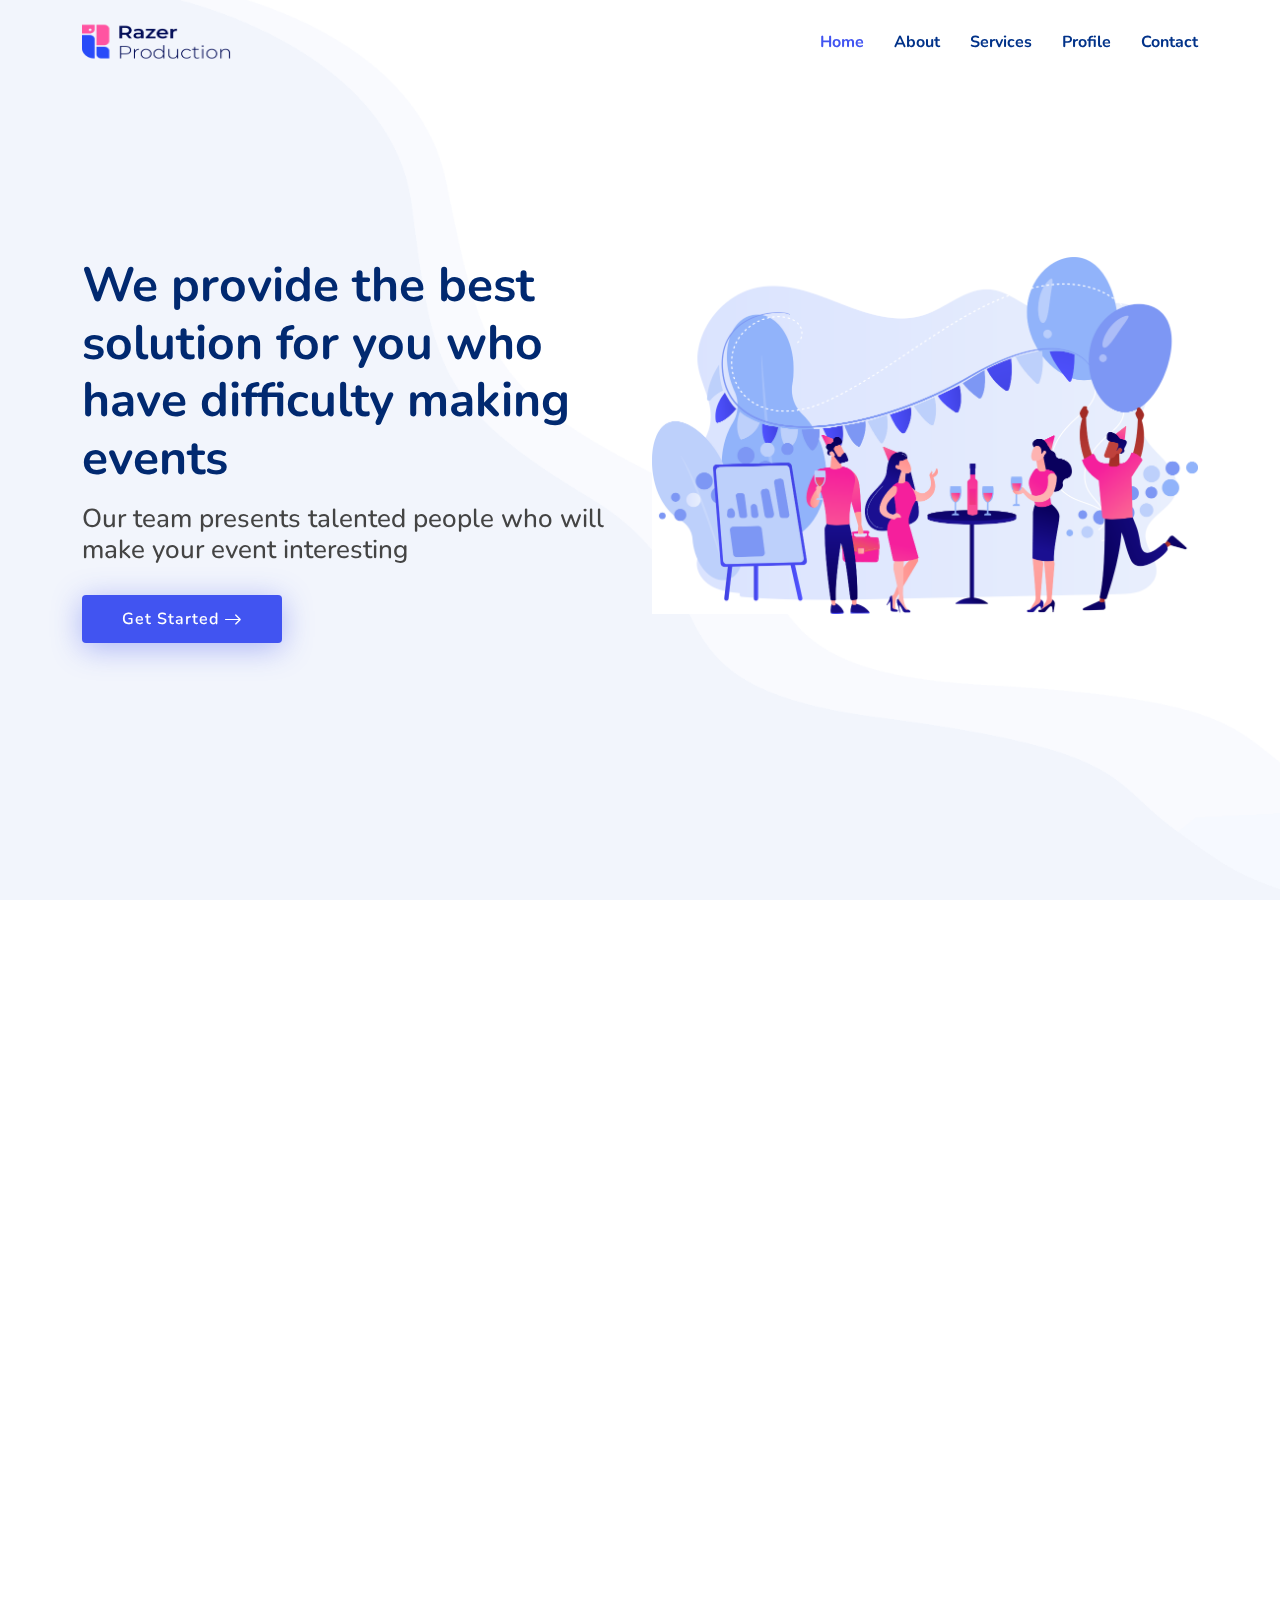
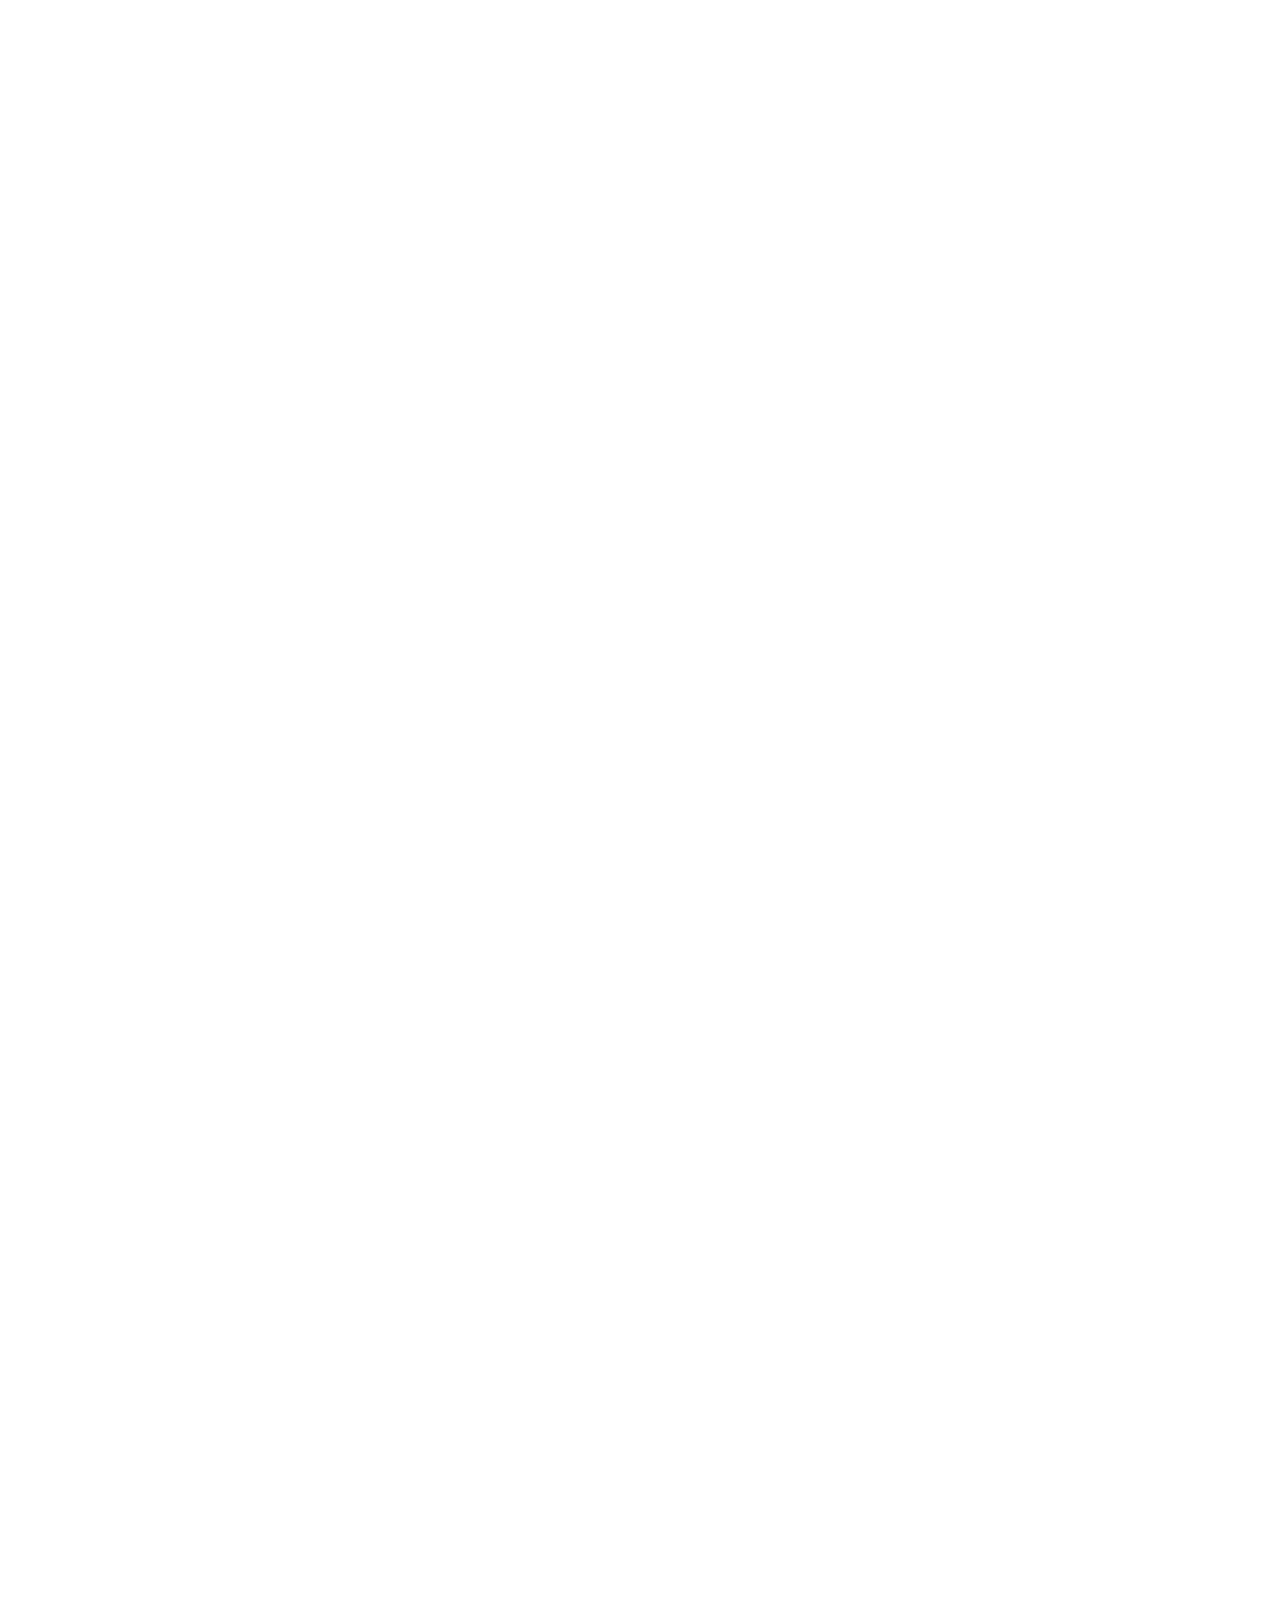
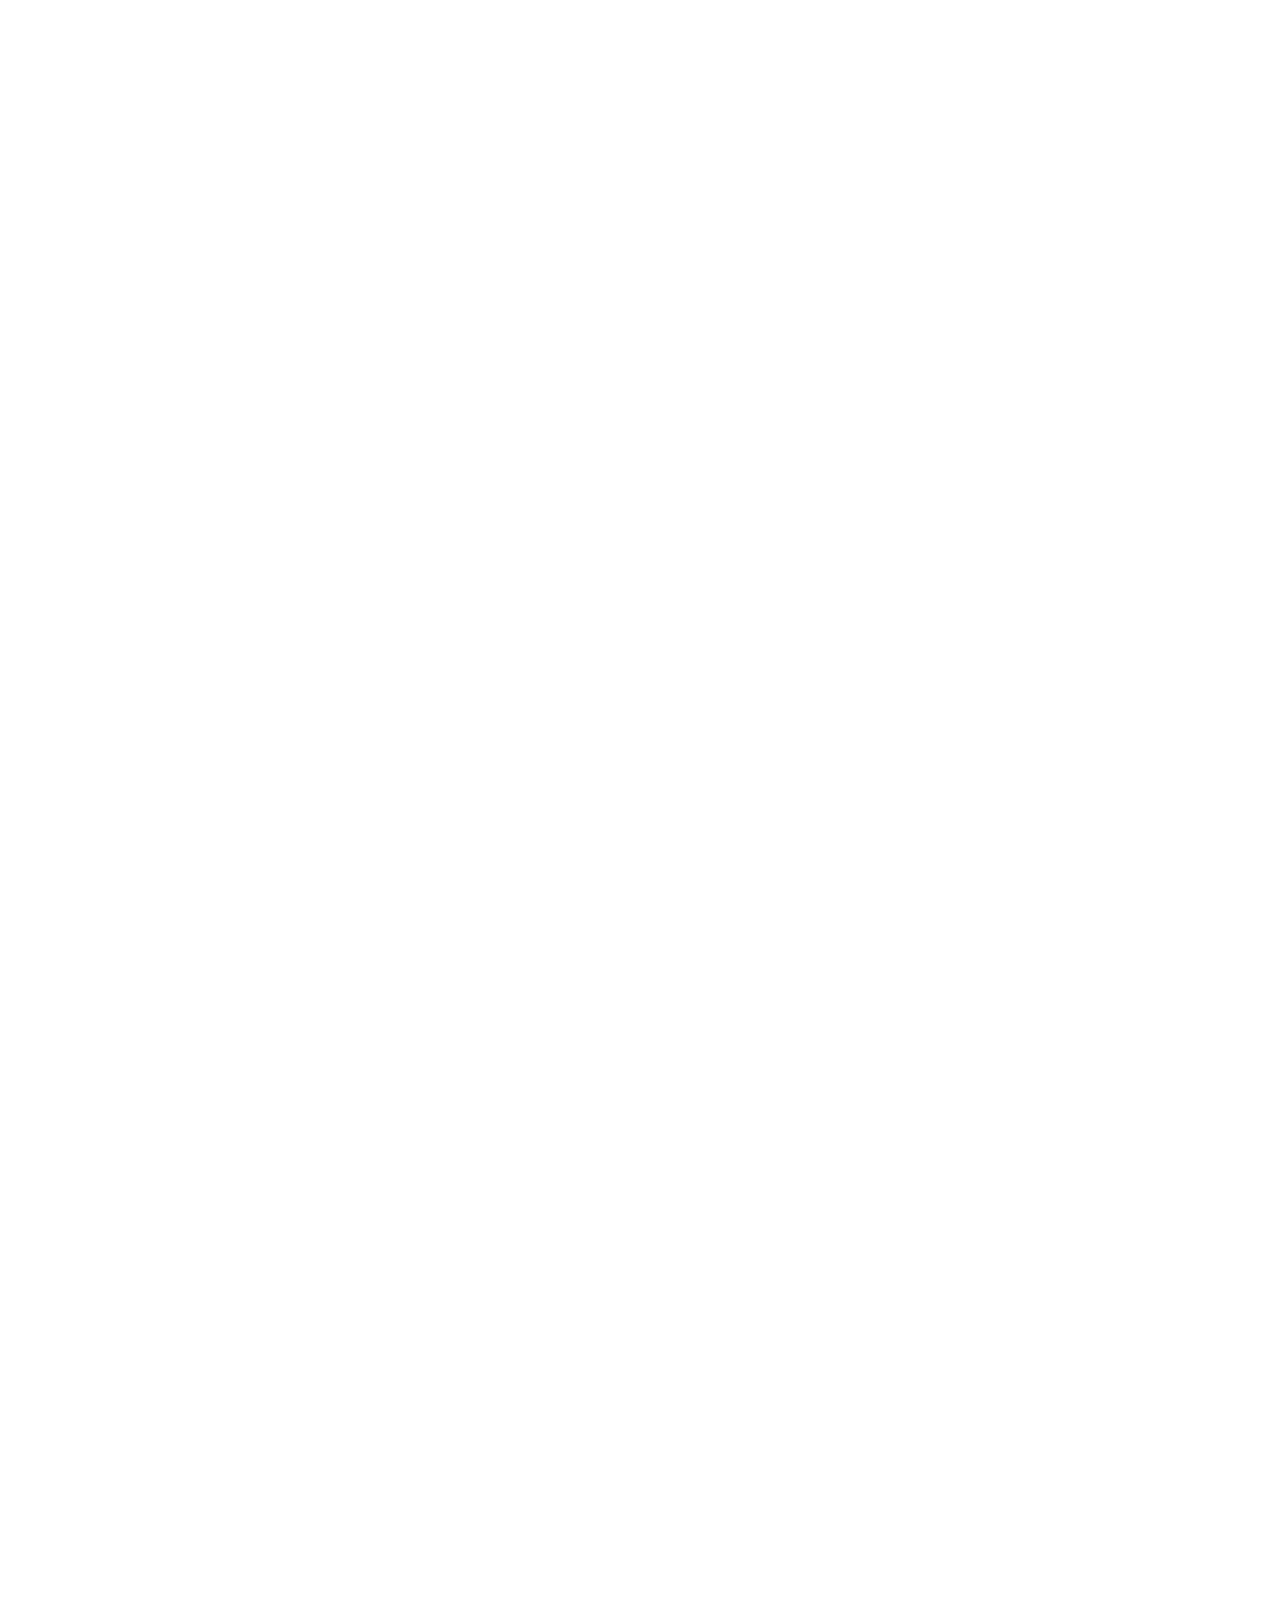
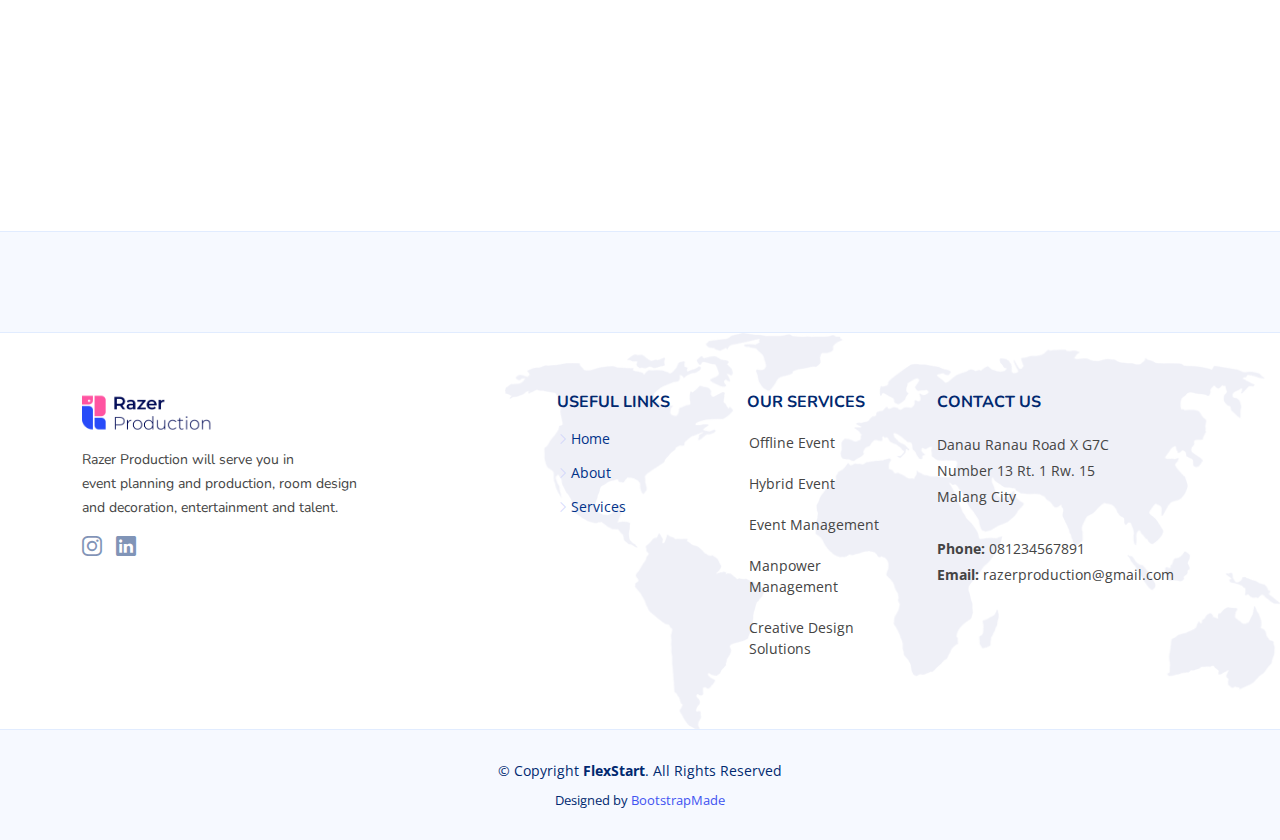
<file: index.html>
<!DOCTYPE html>
<html lang="en">

<head>
  <meta charset="utf-8">
  <meta content="width=device-width, initial-scale=1.0" name="viewport">

  <title>Razer Production</title>
  <meta content="" name="description">

  <meta content="" name="keywords">

  <!-- Favicons -->
  <link href="assets/img/favicon.png" rel="icon">
  <link href="assets/img/apple-touch-icon.png" rel="apple-touch-icon">

  <!-- Google Fonts -->
  <link href="https://fonts.googleapis.com/css?family=Open+Sans:300,300i,400,400i,600,600i,700,700i|Nunito:300,300i,400,400i,600,600i,700,700i|Poppins:300,300i,400,400i,500,500i,600,600i,700,700i" rel="stylesheet">

  <!-- Vendor CSS Files -->
  <link href="assets/vendor/aos/aos.css" rel="stylesheet">
  <link href="assets/vendor/bootstrap/css/bootstrap.min.css" rel="stylesheet">
  <link href="assets/vendor/bootstrap-icons/bootstrap-icons.css" rel="stylesheet">
  <link href="assets/vendor/glightbox/css/glightbox.min.css" rel="stylesheet">
  <link href="assets/vendor/remixicon/remixicon.css" rel="stylesheet">
  <link href="assets/vendor/swiper/swiper-bundle.min.css" rel="stylesheet">

  <!-- Template Main CSS File -->
  <link href="assets/css/style.css" rel="stylesheet">

  <!-- =======================================================
  * Template Name: FlexStart - v1.12.0
  * Template URL: https://bootstrapmade.com/flexstart-bootstrap-startup-template/
  * Author: BootstrapMade.com
  * License: https://bootstrapmade.com/license/
  ======================================================== -->
</head>

<body>

  <!-- ======= Header ======= -->
  <header id="header" class="header fixed-top">
    <div class="container-fluid container-xl d-flex align-items-center justify-content-between">

      <a href="index.html" class="logo d-flex align-items-center">
        <img src="assets/img/logo razer.png" alt="">
      </a>

      <nav id="navbar" class="navbar">
        <ul>
          <li><a class="nav-link scrollto active" href="#hero">Home</a></li>
          <li><a class="nav-link scrollto" href="#about">About</a></li>
          <li><a class="nav-link scrollto" href="#services">Services</a></li>
          <li><a class="nav-link scrollto" href="#profile">Profile</a></li>
          <li><a class="nav-link scrollto" href="#contact">Contact</a></li>
          <!-- <li><a class="getstarted scrollto" href="#about">Get Started</a></li> -->
        </ul>
        <i class="bi bi-list mobile-nav-toggle"></i>
      </nav><!-- .navbar -->

    </div>
  </header><!-- End Header -->

  <!-- ======= Hero Section ======= -->
  <section id="hero" class="hero d-flex align-items-center">

    <div class="container">
      <div class="row">
        <div class="col-lg-6 d-flex flex-column justify-content-center">
          <h1 data-aos="fade-up">We provide the best solution for you who have difficulty making events </h1>
          <h2 data-aos="fade-up" data-aos-delay="400">Our team presents talented people who will <br>make your event interesting </h2>
          <div data-aos="fade-up" data-aos-delay="600">
            <div class="text-center text-lg-start">
              <a href="#about" class="btn-get-started scrollto d-inline-flex align-items-center justify-content-center align-self-center">
                <span>Get Started</span>
                <i class="bi bi-arrow-right"></i>
              </a>
            </div>
          </div>
        </div>
        <div class="col-lg-6 hero-img" data-aos="zoom-out" data-aos-delay="200">
          <img src="assets/img/eventcopy.png" class="img-fluid" alt="">
        </div>
      </div>
    </div>

  </section><!-- End Hero -->

  <main id="main">
    <!-- ======= About Section ======= -->
    <section id="about" class="about">

      <div class="container" data-aos="fade-up">
        <div class="row gx-0">

          <div class="col-lg-6 d-flex flex-column justify-content-center" data-aos="fade-up" data-aos-delay="200">
            <div class="content">
              <h3>Who We Are</h3>
              <h2>Razer Production is an event organizer that will help you create an interesting event.</h2>
              <p>
                Razer Production will serve you in event planning and production, <br>room design and decoration, entertainment and talent.
              </p>
              <!-- <div class="text-center text-lg-start">
                <a href="#" class="btn-read-more d-inline-flex align-items-center justify-content-center align-self-center">
                  <span>Read More</span>
                  <i class="bi bi-arrow-right"></i>
                </a>
              </div> -->
            </div>
          </div>

          <div class="col-lg-6 d-flex align-items-center" data-aos="zoom-out" data-aos-delay="200">
            <img src="assets/img/people.png" class="img-fluid" alt="">
          </div>

        </div>
      </div>

    </section><!-- End About Section -->

    <!-- ======= Services Section ======= -->
    <section id="services" class="services">

      <div class="container" data-aos="fade-up">

        <header class="section-header">
          <h2>Services</h2>
          <p>Razer Production is the right solution for your event management</p>
        </header>

        <div class="row gy-4">

          <div class="col-lg-4 col-md-6" data-aos="fade-up" data-aos-delay="200">
            <div class="service-box blue">
              <img src="assets/img/offline.png" style="width: 60%; margin-left: 14px; padding-bottom: 8%;">
              <h3>Offline Event</h3>
              <p>Providing services including event planning and production, design & decoration, on-site management.</p>
              <!-- <a href="#" class="read-more"><span>Read More</span> <i class="bi bi-arrow-right"></i></a> -->
            </div>
          </div>

          <div class="col-lg-4 col-md-6" data-aos="fade-up" data-aos-delay="300">
            <div class="service-box orange">
              <img src="assets/img/online.png" style="width: 60%; margin-left: 14px; padding-bottom: 8%;">
              <h3>Virtual Event</h3>
              <p>Providing a web-based platform as a virtual event management partner to provide a pleasant experience.</p>
              <!-- <a href="#" class="read-more"><span>Read More</span> <i class="bi bi-arrow-right"></i></a> -->
            </div>
          </div>

          <div class="col-lg-4 col-md-6" data-aos="fade-up" data-aos-delay="400">
            <div class="service-box green">
              <img src="assets/img/hybrid.png" style="width: 60%; margin-left: 14px; padding-bottom: 8%;">
              <h3>Hybrid Event</h3>
              <p>Providing on site and virtual integration services that feel even more real.</p>
              <!-- <a href="#" class="read-more"><span>Read More</span> <i class="bi bi-arrow-right"></i></a> -->
            </div>
          </div>

          <div class="col-lg-4 col-md-6" data-aos="fade-up" data-aos-delay="500">
            <div class="service-box red">
              <img src="assets/img/eventmanage.png" style="width: 60%; margin-left: 14px; padding-bottom: 8%;">
              <h3>Event Management</h3>
              <p>From planning to production, we try to create interesting events.</p>
              <!-- <a href="#" class="read-more"><span>Read More</span> <i class="bi bi-arrow-right"></i></a> -->
            </div>
          </div>

          <div class="col-lg-4 col-md-6" data-aos="fade-up" data-aos-delay="600">
            <div class="service-box purple">
              <img src="assets/img/manpower.png" style="width: 60%; margin-left: 14px; padding-bottom: 8%;">
              <h3>Manpower Management</h3>
              <p>We provide human resources who will be directly involved in the event.</p>
              <!-- <a href="#" class="read-more"><span>Read More</span> <i class="bi bi-arrow-right"></i></a> -->
            </div>
          </div>

          <div class="col-lg-4 col-md-6" data-aos="fade-up" data-aos-delay="700">
            <div class="service-box pink">
              <img src="assets/img/creative.png" style="width: 60%; margin-left: 14px; padding-bottom: 8%;">
              <h3>Creative Design Solutions</h3>
              <p>We produce designs to increase the enthusiasm of the participants.</p>
              <!-- <a href="#" class="read-more"><span>Read More</span> <i class="bi bi-arrow-right"></i></a> -->
            </div>
          </div>

        </div>

      </div>

    </section><!-- End Services Section -->

    <!-- ======= Pricing Section ======= -->
    <section id="pricing" class="pricing">

      <div class="container" data-aos="fade-up">

        <header class="section-header">
          <h2>Pricing</h2>
          <p>Check our Pricing</p>
        </header>

        <div class ="kardus">
        <div class="row gy-4" data-aos="fade-left">
          <div class="col-lg-3 col-md-6" data-aos="zoom-in" data-aos-delay="100">
            <div class="box">
              <h3 style="color: #07d5c0;">Offline Event</h3>
              <div class="price"><sup>$</sup>334<span> / day</span></div>
              <img src="assets/img/offline.png" class="img-fluid" alt="">
              <ul>
                <li>Event Organizing</li>
                <li>Technical Event Production</li>
                <li>Event Promotion Support</li>
              </ul>
              <!-- <a href="#" class="btn-buy">Buy Now</a> -->
            </div>
          </div>

          <div class="col-lg-3 col-md-6" data-aos="zoom-in" data-aos-delay="200">
            <div class="box">
              <!-- <span class="featured">Featured</span> -->
              <h3 style="color: #65c600;">Online Event</h3>
              <div class="price"><sup>$</sup>20<span> / day</span></div>
              <img src="assets/img/online.png" class="img-fluid" alt="">
              <ul>
                <li>Landing Page</li>
                <li>Report & Insight <br> Data Report</li>
                <li>Registration</li>
              </ul>
              <!-- <a href="#" class="btn-buy">Buy Now</a> -->
            </div>
          </div>

          <div class="col-lg-3 col-md-6" data-aos="zoom-in" data-aos-delay="300">
            <div class="box">
              <h3 style="color: #ff901c;">Hybrid Event</h3>
              <div class="price"><sup>$</sup>200<span> / day</span></div>
              <img src="assets/img/hybrid.png" class="img-fluid" alt="">
              <ul>
                <li>Virtual Event Package</li>
                <li>Broadcast Package</li>
                <li>Streaming Equipments</li><br>
              </ul>
              <!-- <a href="#" class="btn-buy">Buy Now</a> -->
            </div>
          <!-- </div>

          <div class="col-lg-3 col-md-6" data-aos="zoom-in" data-aos-delay="400">
            <div class="box">
              <h3 style="color: #ff0071;">Ultimate Plan</h3>
              <div class="price"><sup>$</sup>49<span> / mo</span></div>
              <img src="assets/img/pricing-ultimate.png" class="img-fluid" alt="">
              <ul>
                <li>Aida dere</li>
                <li>Nec feugiat nisl</li>
                <li>Nulla at volutpat dola</li>
                <li>Pharetra massa</li>
                <li>Massa ultricies mi</li>
              </ul>
              <a href="#" class="btn-buy">Buy Now</a>
            </div>
          </div>

        </div> -->
      </div>
      </div>

    </section><!-- End Pricing Section -->

     <!-- ======= Team Section ======= -->
     <section id="profile" class="profile">

      <div class="container" data-aos="fade-up">

        <header class="section-header">
          <h2>Profile</h2>
          <p>About Me</p>
        </header>

        <div class="row gy-4">
          <div class="box">
            <div class="col-lg-3 col-md-6 d-flex align-items-stretch" data-aos="fade-up" data-aos-delay="100">
              <div class="member">
                <div class="member-img">
                  <img src="assets/img/profile.png" class="img-fluid" alt="">
                  <div class="social">
                    <!-- <a href=""><i class="bi bi-twitter"></i></a>
                    <a href=""><i class="bi bi-facebook"></i></a> -->
                    <a href="https://www.instagram.com/tiaraprmtsrr/"><i class="bi bi-instagram"></i></a>
                    <a href="https://www.linkedin.com/in/tiara-pramita-sari-940b7421a/"><i class="bi bi-linkedin"></i></a>
                  </div>
                </div>
                <div class="member-info">
                  <h4>Tiara Pramita Sari</h4>
                  <span>Student </span>
                 <p>Is a student of the Telkom Malang Vocational High School with a concentration majoring in Computer and Network Engineering. Besides concentrate on majors, always do her free time to study design graphic so that later it can
                  provide benefits big in the professional world. </p> 
                </div>
              </div>
          </div>
          </div>
          <!-- 
          <div class="col-lg-3 col-md-6 d-flex align-items-stretch" data-aos="fade-up" data-aos-delay="200">
            <div class="member">
              <div class="member-img">
                <img src="assets/img/team/team-2.jpg" class="img-fluid" alt="">
                <div class="social">
                  <a href=""><i class="bi bi-twitter"></i></a>
                  <a href=""><i class="bi bi-facebook"></i></a>
                  <a href=""><i class="bi bi-instagram"></i></a>
                  <a href=""><i class="bi bi-linkedin"></i></a>
                </div>
              </div>
              <div class="member-info">
                <h4>Sarah Jhonson</h4>
                <span>Product Manager</span>
                <p>Quo esse repellendus quia id. Est eum et accusantium pariatur fugit nihil minima suscipit corporis. Voluptate sed quas reiciendis animi neque sapiente.</p>
              </div>
            </div>
          </div>

          <div class="col-lg-3 col-md-6 d-flex align-items-stretch" data-aos="fade-up" data-aos-delay="300">
            <div class="member">
              <div class="member-img">
                <img src="assets/img/team/team-3.jpg" class="img-fluid" alt="">
                <div class="social">
                  <a href=""><i class="bi bi-twitter"></i></a>
                  <a href=""><i class="bi bi-facebook"></i></a>
                  <a href=""><i class="bi bi-instagram"></i></a>
                  <a href=""><i class="bi bi-linkedin"></i></a>
                </div>
              </div>
              <div class="member-info">
                <h4>William Anderson</h4>
                <span>CTO</span>
                <p>Vero omnis enim consequatur. Voluptas consectetur unde qui molestiae deserunt. Voluptates enim aut architecto porro aspernatur molestiae modi.</p>
              </div>
            </div>
          </div>

          <div class="col-lg-3 col-md-6 d-flex align-items-stretch" data-aos="fade-up" data-aos-delay="400">
            <div class="member">
              <div class="member-img">
                <img src="assets/img/team/team-4.jpg" class="img-fluid" alt="">
                <div class="social">
                  <a href=""><i class="bi bi-twitter"></i></a>
                  <a href=""><i class="bi bi-facebook"></i></a>
                  <a href=""><i class="bi bi-instagram"></i></a>
                  <a href=""><i class="bi bi-linkedin"></i></a>
                </div>
              </div>
              <div class="member-info">
                <h4>Amanda Jepson</h4>
                <span>Accountant</span>
                <p>Rerum voluptate non adipisci animi distinctio et deserunt amet voluptas. Quia aut aliquid doloremque ut possimus ipsum officia.</p>
              </div>
            </div>
          </div>
           -->
        </div>

      </div>

    </section><!-- End Team Section -->

<!-- contact section -->
    <section id="contact" class="contact section-bg">
      <div class="container" data-aos="fade-up">

          <header class="section-header">
            <h2>Contact</h2>
            <p>Contact Us</p>
          </header>

        <div class="row">
          <div class="col-lg-6">
            <div class="info-box mb-4">
              <i class="bx bx-map"></i>
              <h3>Our Address</h3>
              <p>Danau Ranau Road X G7C Number 13 Rt. 1 Rw. 15, Malang City</p>
            </div>
          </div>

          <div class="col-lg-3 col-md-6">
            <div class="info-box  mb-4">
              <i class="bx bx-envelope"></i>
              <h3>Email Us</h3>
              <p>razerproduction@gmail.com</p>
            </div>
          </div>

          <div class="col-lg-3 col-md-6">
            <div class="info-box  mb-4">
              <i class="bx bx-phone-call"></i>
              <h3>Call Us</h3>
              <p>081234567891</p>
            </div>
          </div>

        </div>

        <div class="row">

          <div class="col-lg-6 ">
            <iframe src="https://www.google.com/maps/embed?pb=!1m18!1m12!1m3!1d3951.203161690711!2d112.65682347585779!3d-7.977942079541173!2m3!1f0!2f0!3f0!3m2!1i1024!2i768!4f13.1!3m3!1m2!1s0x2dd6285db21241c3%3A0xe69909a714492be8!2sJl.%20Danau%20Ranau%20X%20No.g7c%2C%20Sawojajar%2C%20Kec.%20Kedungkandang%2C%20Kota%20Malang%2C%20Jawa%20Timur%2065139!5e0!3m2!1sen!2sid!4v1674545612155!5m2!1sen!2sid" width="633" height="450" style="border:0;" allowfullscreen="" loading="lazy" referrerpolicy="no-referrer-when-downgrade"></iframe>
          </div>

          <div class="col-lg-6">
            <form action="forms/contact.php" method="post" role="form" class="php-email-form">
              <div class="row">
                <div class="col-md-6 form-group">
                  <input type="text" name="name" class="form-control" id="name" placeholder="Your Name" required>
                </div>
                <div class="col-md-6 form-group mt-3 mt-md-0">
                  <input type="email" class="form-control" name="email" id="email" placeholder="Your Email" required>
                </div>
              </div>
              <div class="form-group mt-3">
                <input type="text" class="form-control" name="subject" id="subject" placeholder="Subject" required>
              </div>
              <div class="form-group mt-3">
                <textarea class="form-control" name="message" rows="5" placeholder="Message" required></textarea>
              </div>
              <div class="my-3">
                <div class="loading">Loading</div>
                <div class="error-message"></div>
                <div class="sent-message">Your message has been sent. Thank you!</div>
              </div>
              <div class="text-center"><button type="submit">Send Message</button></div>
            </form>
          </div>

        </div>

      </div>
    </section><!-- End Contact Section -->



    <!-- ======= Contact Section ======= -->
    <!-- <section id="contact" class="contact">

      <div class="container" data-aos="fade-up">

        <header class="section-header">
          <h2>Contact</h2>
          <p>Contact Us</p>
        </header>

        <div class="row gy-4">

          <div class="col-lg-6">

            <div class="row gy-4">
              <div class="col-md-6">
                <div class="info-box">
                  <i class="bi bi-geo-alt"></i>
                  <h3>Address</h3>
                  <p>Danau Ranau Road X G7C,<br>Number 13 Rt. 1 Rw. 15</p>
                </div>
              </div>
              <div class="col-md-6">
                <div class="info-box">
                  <i class="bi bi-telephone"></i>
                  <h3>Call Us</h3>
                  <p>081234567891<br>089876543212</p>
                </div>
              </div>
              <div class="col-md-6">
                <div class="info-box">
                  <i class="bi bi-envelope"></i>
                  <h3>Email Us</h3>
                  <p>inforazerproduction@gmail.com<br>contactrazerproduction@gmail.com</p>
                </div>
              </div>
              <div class="col-md-6">
                <div class="info-box">
                  <i class="bi bi-clock"></i>
                  <h3>Open Hours</h3>
                  <p>Monday - Saturday<br>8:00 AM- 5:00 PM</p>
                </div>
              </div>
            </div>

          </div>

          <div class="col-lg-6">
            <form action="forms/contact.php" method="post" class="php-email-form">
              <div class="row gy-4">

                <div class="col-md-6">
                  <input type="text" name="name" class="form-control" placeholder="Your Name" required>
                </div>

                <div class="col-md-6 ">
                  <input type="email" class="form-control" name="email" placeholder="Your Email" required>
                </div>

                <div class="col-md-12">
                  <input type="text" class="form-control" name="subject" placeholder="Subject" required>
                </div>

                <div class="col-md-12">
                  <textarea class="form-control" name="message" rows="6" placeholder="Message" required></textarea>
                </div>

                <div class="col-md-12 text-center">
                  <div class="loading">Loading</div>
                  <div class="error-message"></div>
                  <div class="sent-message">Your message has been sent. Thank you!</div>

                  <button type="submit">Send Message</button>
                </div>

              </div>
            </form>

          </div>

        </div>

      </div>

    </section>End Contact Section -->

  </main><!-- End #main -->

  <!-- ======= Footer ======= -->
  <footer id="footer" class="footer">

    <div class="footer-newsletter">
      
          
        </div>
      </div>
    </div>

    <div class="footer-top">
      <div class="container">
        <div class="row gy-4">
          <div class="col-lg-5 col-md-12 footer-info">
            <a href="index.html" class="logo d-flex align-items-center">
              <img src="assets/img/logo razer.png" alt="">
            </a>
            <p> Razer Production will serve you in <br>event planning and production, room design <br>and decoration, entertainment and talent.</p>
            <div class="social-links mt-3">
              <!-- <a href="#" class="twitter"><i class="bi bi-twitter"></i></a>
              <a href="#" class="facebook"><i class="bi bi-facebook"></i></a> -->
              <a href="https://www.instagram.com/tiaraprmtsrr/" class="instagram"><i class="bi bi-instagram"></i></a>
              <a href="https://www.linkedin.com/in/tiara-pramita-sari-940b7421a/" class="linkedin"><i class="bi bi-linkedin"></i></a>
            </div>
          </div>

          <div class="col-lg-2 col-6 footer-links">
            <h4>Useful Links</h4>
            <ul>
              <li><i class="bi bi-chevron-right"></i> <a href="#">Home</a></li>
              <li><i class="bi bi-chevron-right"></i> <a href="#about">About </a></li>
              <li><i class="bi bi-chevron-right"></i> <a href="#services">Services</a></li>
              <!-- <li><i class="bi bi-chevron-right"></i> <a href="#">Terms of service</a></li>
              <li><i class="bi bi-chevron-right"></i> <a href="#">Privacy policy</a></li> -->
            </ul>
          </div>

          <div class="col-lg-2 col-6 footer-links">
            <h4>Our Services</h4>
            <ul>
              <li><i class=""></i> Offline Event</li>
              <li><i class=""></i> Hybrid Event</li>
              <li><i class=""></i> Event Management</li>
              <li><i class=""></i> Manpower Management</li>
              <li><i class=""></i> Creative Design Solutions</li>
            </ul>
          </div>

          <div class="col-lg-3 col-md-12 footer-contact text-center text-md-start">
            <h4>Contact Us</h4>
            <p>
              Danau Ranau Road X G7C <br>
              Number 13 Rt. 1 Rw. 15<br>
              Malang City <br><br>
              <strong>Phone:</strong> 081234567891<br>
              <strong>Email:</strong> razerproduction@gmail.com<br>
            </p>

          </div>

        </div>
      </div>
    </div>

    <div class="container">
      <div class="copyright">
        &copy; Copyright <strong><span>FlexStart</span></strong>. All Rights Reserved
      </div>
      <div class="credits">
        <!-- All the links in the footer should remain intact. -->
        <!-- You can delete the links only if you purchased the pro version. -->
        <!-- Licensing information: https://bootstrapmade.com/license/ -->
        <!-- Purchase the pro version with working PHP/AJAX contact form: https://bootstrapmade.com/flexstart-bootstrap-startup-template/ -->
        Designed by <a href="https://bootstrapmade.com/">BootstrapMade</a>
      </div>
    </div>
  </footer><!-- End Footer -->

  <a href="#" class="back-to-top d-flex align-items-center justify-content-center"><i class="bi bi-arrow-up-short"></i></a>

  <!-- Vendor JS Files -->
  <script src="assets/vendor/purecounter/purecounter_vanilla.js"></script>
  <script src="assets/vendor/aos/aos.js"></script>
  <script src="assets/vendor/bootstrap/js/bootstrap.bundle.min.js"></script>
  <script src="assets/vendor/glightbox/js/glightbox.min.js"></script>
  <script src="assets/vendor/isotope-layout/isotope.pkgd.min.js"></script>
  <script src="assets/vendor/swiper/swiper-bundle.min.js"></script>
  <script src="assets/vendor/php-email-form/validate.js"></script>

  <!-- Template Main JS File -->
  <script src="assets/js/main.js"></script>

</body>

</html>
</file>
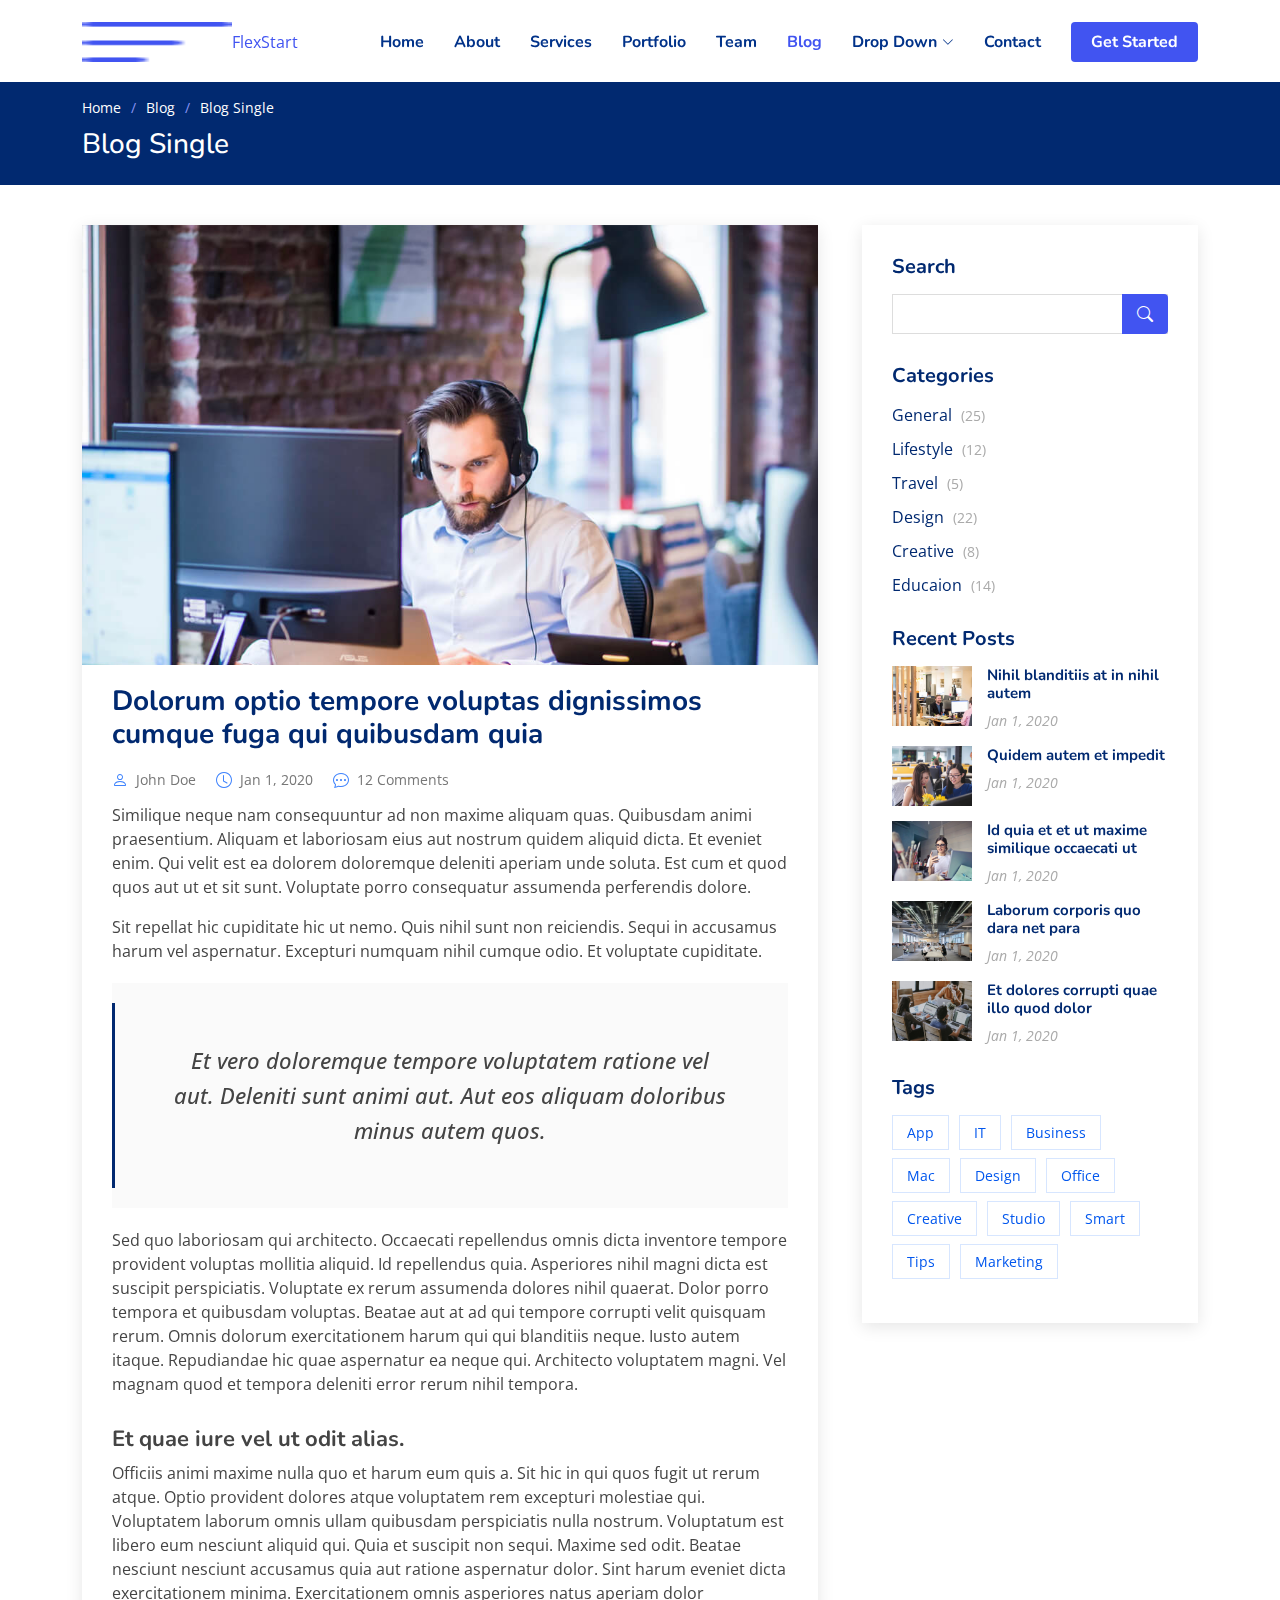
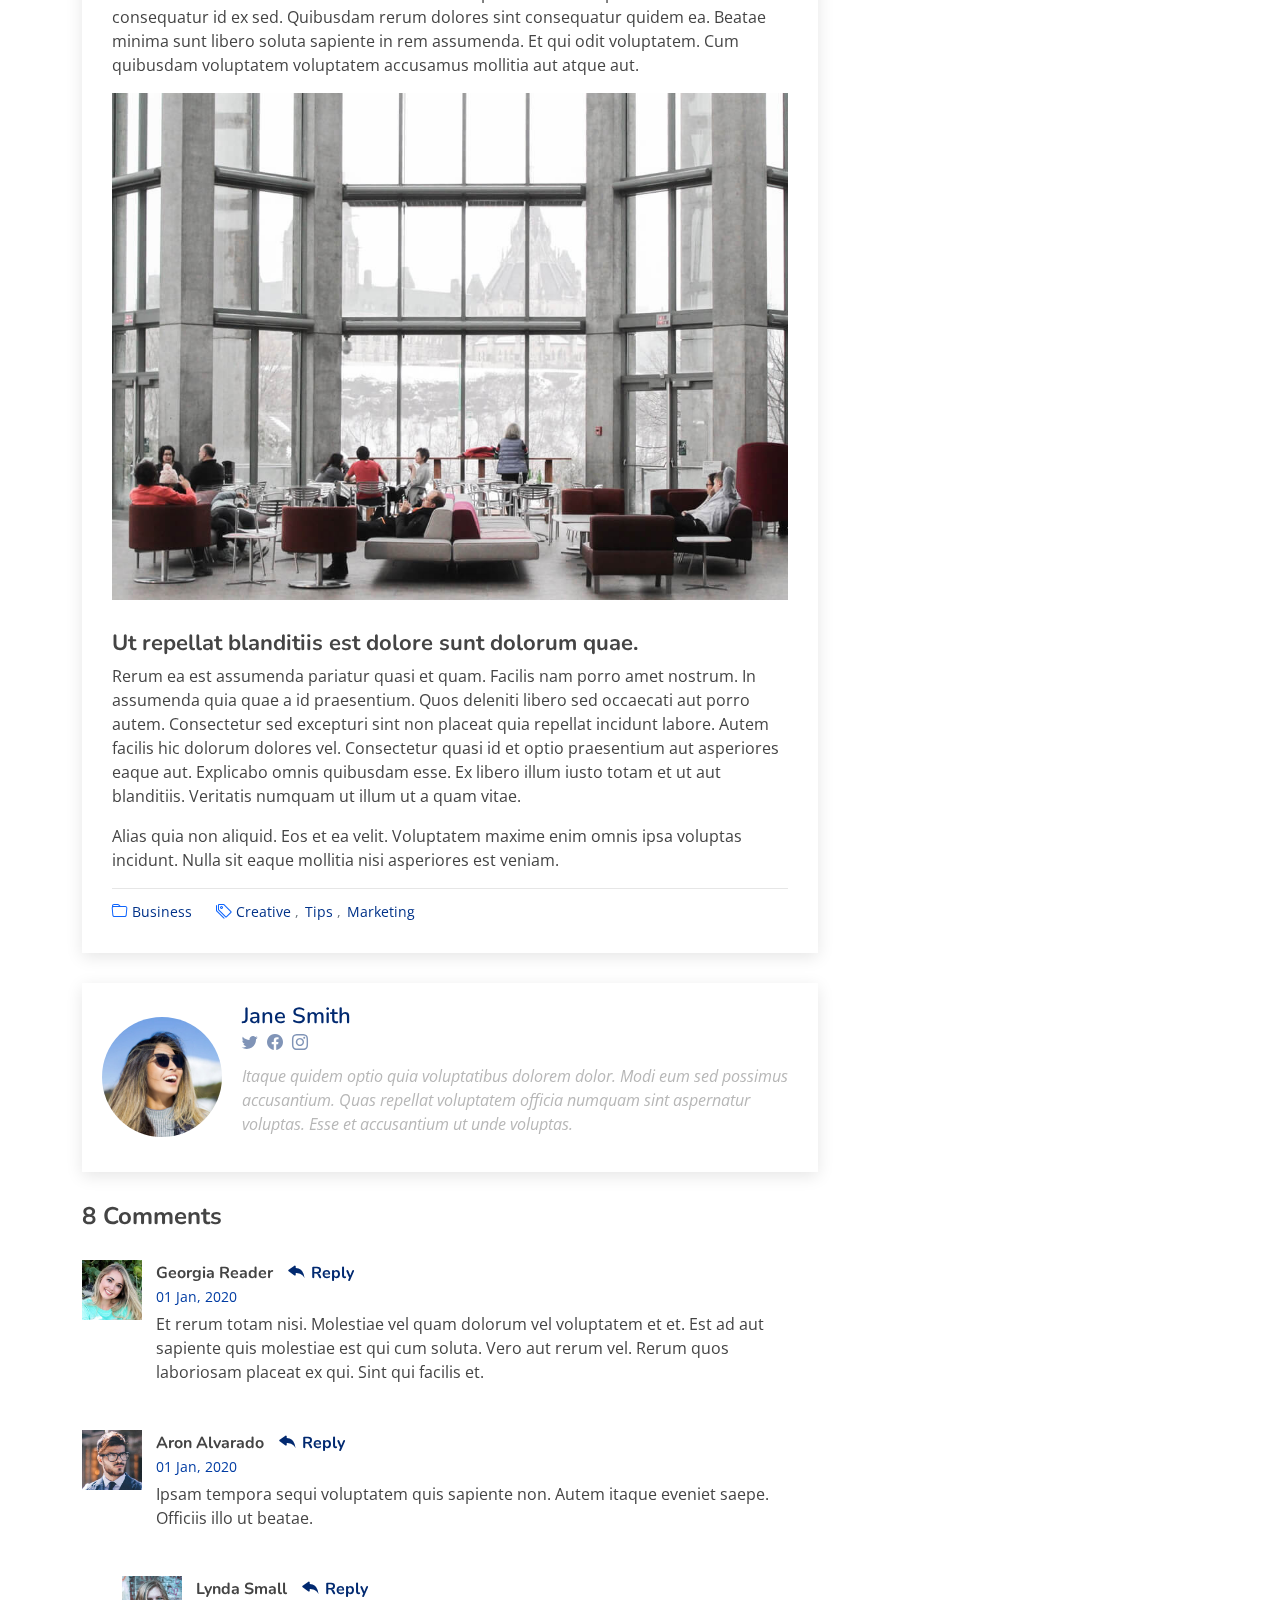
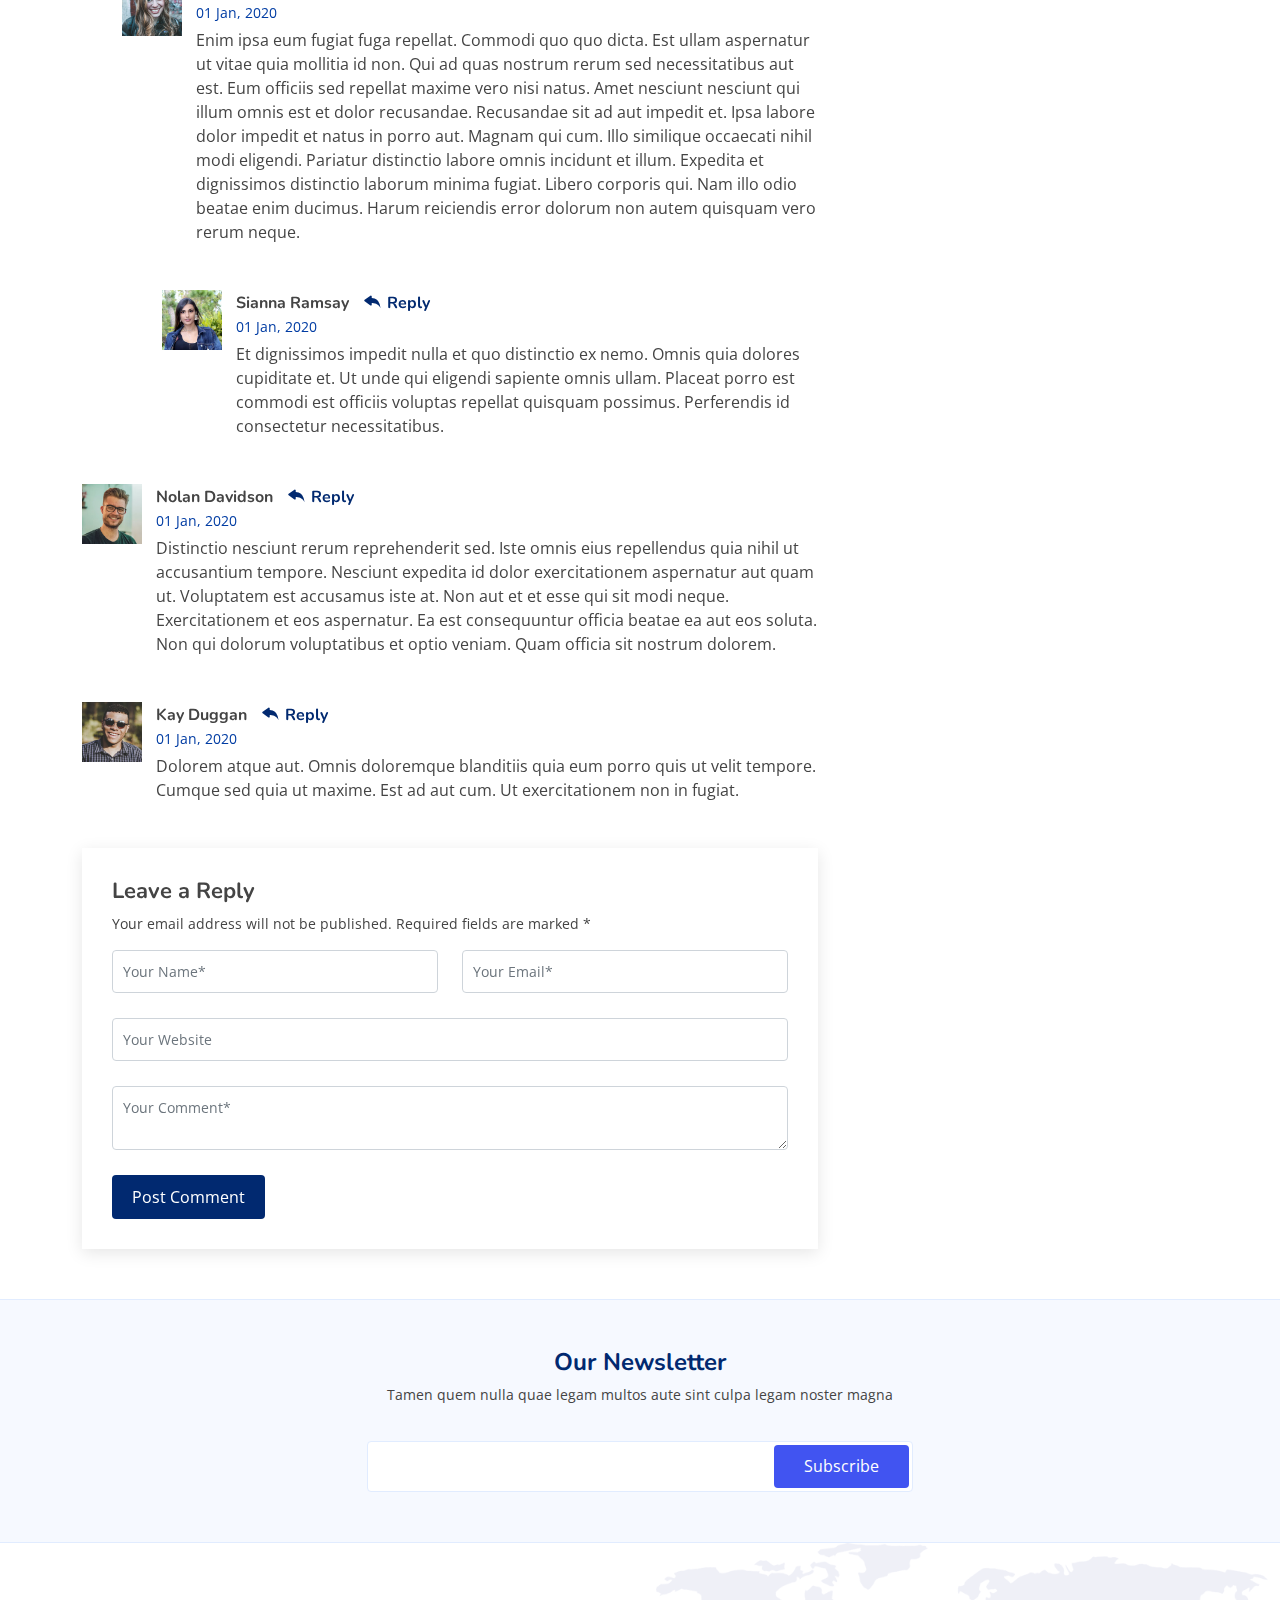
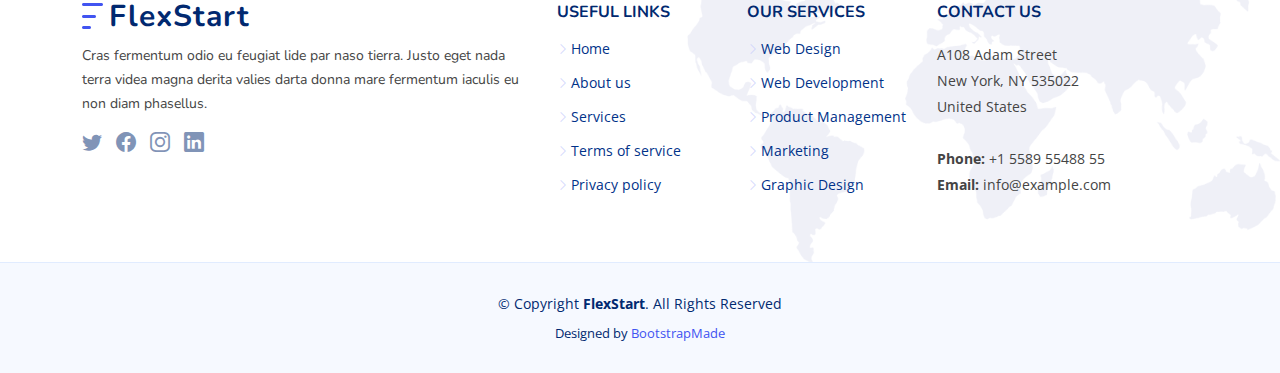
<file: blog-single.html>
<!DOCTYPE html>
<html lang="en">

<head>
  <meta charset="utf-8">
  <meta content="width=device-width, initial-scale=1.0" name="viewport">

  <title>Blog Single - FlexStart Bootstrap Template</title>
  <meta content="" name="description">
  <meta content="" name="keywords">

  <!-- Favicons -->
  <link href="assets/img/favicon.png" rel="icon">
  <link href="assets/img/apple-touch-icon.png" rel="apple-touch-icon">

  <!-- Google Fonts -->
  <link href="https://fonts.googleapis.com/css?family=Open+Sans:300,300i,400,400i,600,600i,700,700i|Nunito:300,300i,400,400i,600,600i,700,700i|Poppins:300,300i,400,400i,500,500i,600,600i,700,700i" rel="stylesheet">

  <!-- Vendor CSS Files -->
  <link href="assets/vendor/aos/aos.css" rel="stylesheet">
  <link href="assets/vendor/bootstrap/css/bootstrap.min.css" rel="stylesheet">
  <link href="assets/vendor/bootstrap-icons/bootstrap-icons.css" rel="stylesheet">
  <link href="assets/vendor/glightbox/css/glightbox.min.css" rel="stylesheet">
  <link href="assets/vendor/remixicon/remixicon.css" rel="stylesheet">
  <link href="assets/vendor/swiper/swiper-bundle.min.css" rel="stylesheet">

  <!-- Template Main CSS File -->
  <link href="assets/css/style.css" rel="stylesheet">

  <!-- =======================================================
  * Template Name: FlexStart - v1.12.0
  * Template URL: https://bootstrapmade.com/flexstart-bootstrap-startup-template/
  * Author: BootstrapMade.com
  * License: https://bootstrapmade.com/license/
  ======================================================== -->
</head>

<body>

  <!-- ======= Header ======= -->
  <header id="header" class="header fixed-top">
    <div class="container-fluid container-xl d-flex align-items-center justify-content-between">

      <a href="index.html" class="logo d-flex align-items-center">
        <img src="assets/img/logo.png" alt="">
        <span>FlexStart</span>
      </a>

      <nav id="navbar" class="navbar">
        <ul>
          <li><a class="nav-link scrollto " href="#hero">Home</a></li>
          <li><a class="nav-link scrollto" href="#about">About</a></li>
          <li><a class="nav-link scrollto" href="#services">Services</a></li>
          <li><a class="nav-link scrollto" href="#portfolio">Portfolio</a></li>
          <li><a class="nav-link scrollto" href="#team">Team</a></li>
          <li><a class="active" href="blog.html">Blog</a></li>
          <li class="dropdown"><a href="#"><span>Drop Down</span> <i class="bi bi-chevron-down"></i></a>
            <ul>
              <li><a href="#">Drop Down 1</a></li>
              <li class="dropdown"><a href="#"><span>Deep Drop Down</span> <i class="bi bi-chevron-right"></i></a>
                <ul>
                  <li><a href="#">Deep Drop Down 1</a></li>
                  <li><a href="#">Deep Drop Down 2</a></li>
                  <li><a href="#">Deep Drop Down 3</a></li>
                  <li><a href="#">Deep Drop Down 4</a></li>
                  <li><a href="#">Deep Drop Down 5</a></li>
                </ul>
              </li>
              <li><a href="#">Drop Down 2</a></li>
              <li><a href="#">Drop Down 3</a></li>
              <li><a href="#">Drop Down 4</a></li>
            </ul>
          </li>
          <li><a class="nav-link scrollto" href="#contact">Contact</a></li>
          <li><a class="getstarted scrollto" href="#about">Get Started</a></li>
        </ul>
        <i class="bi bi-list mobile-nav-toggle"></i>
      </nav><!-- .navbar -->

    </div>
  </header><!-- End Header -->

  <main id="main">

    <!-- ======= Breadcrumbs ======= -->
    <section class="breadcrumbs">
      <div class="container">

        <ol>
          <li><a href="index.html">Home</a></li>
          <li><a href="blog.html">Blog</a></li>
          <li>Blog Single</li>
        </ol>
        <h2>Blog Single</h2>

      </div>
    </section><!-- End Breadcrumbs -->

    <!-- ======= Blog Single Section ======= -->
    <section id="blog" class="blog">
      <div class="container" data-aos="fade-up">

        <div class="row">

          <div class="col-lg-8 entries">

            <article class="entry entry-single">

              <div class="entry-img">
                <img src="assets/img/blog/blog-1.jpg" alt="" class="img-fluid">
              </div>

              <h2 class="entry-title">
                <a href="blog-single.html">Dolorum optio tempore voluptas dignissimos cumque fuga qui quibusdam quia</a>
              </h2>

              <div class="entry-meta">
                <ul>
                  <li class="d-flex align-items-center"><i class="bi bi-person"></i> <a href="blog-single.html">John Doe</a></li>
                  <li class="d-flex align-items-center"><i class="bi bi-clock"></i> <a href="blog-single.html"><time datetime="2020-01-01">Jan 1, 2020</time></a></li>
                  <li class="d-flex align-items-center"><i class="bi bi-chat-dots"></i> <a href="blog-single.html">12 Comments</a></li>
                </ul>
              </div>

              <div class="entry-content">
                <p>
                  Similique neque nam consequuntur ad non maxime aliquam quas. Quibusdam animi praesentium. Aliquam et laboriosam eius aut nostrum quidem aliquid dicta.
                  Et eveniet enim. Qui velit est ea dolorem doloremque deleniti aperiam unde soluta. Est cum et quod quos aut ut et sit sunt. Voluptate porro consequatur assumenda perferendis dolore.
                </p>

                <p>
                  Sit repellat hic cupiditate hic ut nemo. Quis nihil sunt non reiciendis. Sequi in accusamus harum vel aspernatur. Excepturi numquam nihil cumque odio. Et voluptate cupiditate.
                </p>

                <blockquote>
                  <p>
                    Et vero doloremque tempore voluptatem ratione vel aut. Deleniti sunt animi aut. Aut eos aliquam doloribus minus autem quos.
                  </p>
                </blockquote>

                <p>
                  Sed quo laboriosam qui architecto. Occaecati repellendus omnis dicta inventore tempore provident voluptas mollitia aliquid. Id repellendus quia. Asperiores nihil magni dicta est suscipit perspiciatis. Voluptate ex rerum assumenda dolores nihil quaerat.
                  Dolor porro tempora et quibusdam voluptas. Beatae aut at ad qui tempore corrupti velit quisquam rerum. Omnis dolorum exercitationem harum qui qui blanditiis neque.
                  Iusto autem itaque. Repudiandae hic quae aspernatur ea neque qui. Architecto voluptatem magni. Vel magnam quod et tempora deleniti error rerum nihil tempora.
                </p>

                <h3>Et quae iure vel ut odit alias.</h3>
                <p>
                  Officiis animi maxime nulla quo et harum eum quis a. Sit hic in qui quos fugit ut rerum atque. Optio provident dolores atque voluptatem rem excepturi molestiae qui. Voluptatem laborum omnis ullam quibusdam perspiciatis nulla nostrum. Voluptatum est libero eum nesciunt aliquid qui.
                  Quia et suscipit non sequi. Maxime sed odit. Beatae nesciunt nesciunt accusamus quia aut ratione aspernatur dolor. Sint harum eveniet dicta exercitationem minima. Exercitationem omnis asperiores natus aperiam dolor consequatur id ex sed. Quibusdam rerum dolores sint consequatur quidem ea.
                  Beatae minima sunt libero soluta sapiente in rem assumenda. Et qui odit voluptatem. Cum quibusdam voluptatem voluptatem accusamus mollitia aut atque aut.
                </p>
                <img src="assets/img/blog/blog-inside-post.jpg" class="img-fluid" alt="">

                <h3>Ut repellat blanditiis est dolore sunt dolorum quae.</h3>
                <p>
                  Rerum ea est assumenda pariatur quasi et quam. Facilis nam porro amet nostrum. In assumenda quia quae a id praesentium. Quos deleniti libero sed occaecati aut porro autem. Consectetur sed excepturi sint non placeat quia repellat incidunt labore. Autem facilis hic dolorum dolores vel.
                  Consectetur quasi id et optio praesentium aut asperiores eaque aut. Explicabo omnis quibusdam esse. Ex libero illum iusto totam et ut aut blanditiis. Veritatis numquam ut illum ut a quam vitae.
                </p>
                <p>
                  Alias quia non aliquid. Eos et ea velit. Voluptatem maxime enim omnis ipsa voluptas incidunt. Nulla sit eaque mollitia nisi asperiores est veniam.
                </p>

              </div>

              <div class="entry-footer">
                <i class="bi bi-folder"></i>
                <ul class="cats">
                  <li><a href="#">Business</a></li>
                </ul>

                <i class="bi bi-tags"></i>
                <ul class="tags">
                  <li><a href="#">Creative</a></li>
                  <li><a href="#">Tips</a></li>
                  <li><a href="#">Marketing</a></li>
                </ul>
              </div>

            </article><!-- End blog entry -->

            <div class="blog-author d-flex align-items-center">
              <img src="assets/img/blog/blog-author.jpg" class="rounded-circle float-left" alt="">
              <div>
                <h4>Jane Smith</h4>
                <div class="social-links">
                  <a href="https://twitters.com/#"><i class="bi bi-twitter"></i></a>
                  <a href="https://facebook.com/#"><i class="bi bi-facebook"></i></a>
                  <a href="https://instagram.com/#"><i class="biu bi-instagram"></i></a>
                </div>
                <p>
                  Itaque quidem optio quia voluptatibus dolorem dolor. Modi eum sed possimus accusantium. Quas repellat voluptatem officia numquam sint aspernatur voluptas. Esse et accusantium ut unde voluptas.
                </p>
              </div>
            </div><!-- End blog author bio -->

            <div class="blog-comments">

              <h4 class="comments-count">8 Comments</h4>

              <div id="comment-1" class="comment">
                <div class="d-flex">
                  <div class="comment-img"><img src="assets/img/blog/comments-1.jpg" alt=""></div>
                  <div>
                    <h5><a href="">Georgia Reader</a> <a href="#" class="reply"><i class="bi bi-reply-fill"></i> Reply</a></h5>
                    <time datetime="2020-01-01">01 Jan, 2020</time>
                    <p>
                      Et rerum totam nisi. Molestiae vel quam dolorum vel voluptatem et et. Est ad aut sapiente quis molestiae est qui cum soluta.
                      Vero aut rerum vel. Rerum quos laboriosam placeat ex qui. Sint qui facilis et.
                    </p>
                  </div>
                </div>
              </div><!-- End comment #1 -->

              <div id="comment-2" class="comment">
                <div class="d-flex">
                  <div class="comment-img"><img src="assets/img/blog/comments-2.jpg" alt=""></div>
                  <div>
                    <h5><a href="">Aron Alvarado</a> <a href="#" class="reply"><i class="bi bi-reply-fill"></i> Reply</a></h5>
                    <time datetime="2020-01-01">01 Jan, 2020</time>
                    <p>
                      Ipsam tempora sequi voluptatem quis sapiente non. Autem itaque eveniet saepe. Officiis illo ut beatae.
                    </p>
                  </div>
                </div>

                <div id="comment-reply-1" class="comment comment-reply">
                  <div class="d-flex">
                    <div class="comment-img"><img src="assets/img/blog/comments-3.jpg" alt=""></div>
                    <div>
                      <h5><a href="">Lynda Small</a> <a href="#" class="reply"><i class="bi bi-reply-fill"></i> Reply</a></h5>
                      <time datetime="2020-01-01">01 Jan, 2020</time>
                      <p>
                        Enim ipsa eum fugiat fuga repellat. Commodi quo quo dicta. Est ullam aspernatur ut vitae quia mollitia id non. Qui ad quas nostrum rerum sed necessitatibus aut est. Eum officiis sed repellat maxime vero nisi natus. Amet nesciunt nesciunt qui illum omnis est et dolor recusandae.

                        Recusandae sit ad aut impedit et. Ipsa labore dolor impedit et natus in porro aut. Magnam qui cum. Illo similique occaecati nihil modi eligendi. Pariatur distinctio labore omnis incidunt et illum. Expedita et dignissimos distinctio laborum minima fugiat.

                        Libero corporis qui. Nam illo odio beatae enim ducimus. Harum reiciendis error dolorum non autem quisquam vero rerum neque.
                      </p>
                    </div>
                  </div>

                  <div id="comment-reply-2" class="comment comment-reply">
                    <div class="d-flex">
                      <div class="comment-img"><img src="assets/img/blog/comments-4.jpg" alt=""></div>
                      <div>
                        <h5><a href="">Sianna Ramsay</a> <a href="#" class="reply"><i class="bi bi-reply-fill"></i> Reply</a></h5>
                        <time datetime="2020-01-01">01 Jan, 2020</time>
                        <p>
                          Et dignissimos impedit nulla et quo distinctio ex nemo. Omnis quia dolores cupiditate et. Ut unde qui eligendi sapiente omnis ullam. Placeat porro est commodi est officiis voluptas repellat quisquam possimus. Perferendis id consectetur necessitatibus.
                        </p>
                      </div>
                    </div>

                  </div><!-- End comment reply #2-->

                </div><!-- End comment reply #1-->

              </div><!-- End comment #2-->

              <div id="comment-3" class="comment">
                <div class="d-flex">
                  <div class="comment-img"><img src="assets/img/blog/comments-5.jpg" alt=""></div>
                  <div>
                    <h5><a href="">Nolan Davidson</a> <a href="#" class="reply"><i class="bi bi-reply-fill"></i> Reply</a></h5>
                    <time datetime="2020-01-01">01 Jan, 2020</time>
                    <p>
                      Distinctio nesciunt rerum reprehenderit sed. Iste omnis eius repellendus quia nihil ut accusantium tempore. Nesciunt expedita id dolor exercitationem aspernatur aut quam ut. Voluptatem est accusamus iste at.
                      Non aut et et esse qui sit modi neque. Exercitationem et eos aspernatur. Ea est consequuntur officia beatae ea aut eos soluta. Non qui dolorum voluptatibus et optio veniam. Quam officia sit nostrum dolorem.
                    </p>
                  </div>
                </div>

              </div><!-- End comment #3 -->

              <div id="comment-4" class="comment">
                <div class="d-flex">
                  <div class="comment-img"><img src="assets/img/blog/comments-6.jpg" alt=""></div>
                  <div>
                    <h5><a href="">Kay Duggan</a> <a href="#" class="reply"><i class="bi bi-reply-fill"></i> Reply</a></h5>
                    <time datetime="2020-01-01">01 Jan, 2020</time>
                    <p>
                      Dolorem atque aut. Omnis doloremque blanditiis quia eum porro quis ut velit tempore. Cumque sed quia ut maxime. Est ad aut cum. Ut exercitationem non in fugiat.
                    </p>
                  </div>
                </div>

              </div><!-- End comment #4 -->

              <div class="reply-form">
                <h4>Leave a Reply</h4>
                <p>Your email address will not be published. Required fields are marked * </p>
                <form action="">
                  <div class="row">
                    <div class="col-md-6 form-group">
                      <input name="name" type="text" class="form-control" placeholder="Your Name*">
                    </div>
                    <div class="col-md-6 form-group">
                      <input name="email" type="text" class="form-control" placeholder="Your Email*">
                    </div>
                  </div>
                  <div class="row">
                    <div class="col form-group">
                      <input name="website" type="text" class="form-control" placeholder="Your Website">
                    </div>
                  </div>
                  <div class="row">
                    <div class="col form-group">
                      <textarea name="comment" class="form-control" placeholder="Your Comment*"></textarea>
                    </div>
                  </div>
                  <button type="submit" class="btn btn-primary">Post Comment</button>

                </form>

              </div>

            </div><!-- End blog comments -->

          </div><!-- End blog entries list -->

          <div class="col-lg-4">

            <div class="sidebar">

              <h3 class="sidebar-title">Search</h3>
              <div class="sidebar-item search-form">
                <form action="">
                  <input type="text">
                  <button type="submit"><i class="bi bi-search"></i></button>
                </form>
              </div><!-- End sidebar search formn-->

              <h3 class="sidebar-title">Categories</h3>
              <div class="sidebar-item categories">
                <ul>
                  <li><a href="#">General <span>(25)</span></a></li>
                  <li><a href="#">Lifestyle <span>(12)</span></a></li>
                  <li><a href="#">Travel <span>(5)</span></a></li>
                  <li><a href="#">Design <span>(22)</span></a></li>
                  <li><a href="#">Creative <span>(8)</span></a></li>
                  <li><a href="#">Educaion <span>(14)</span></a></li>
                </ul>
              </div><!-- End sidebar categories-->

              <h3 class="sidebar-title">Recent Posts</h3>
              <div class="sidebar-item recent-posts">
                <div class="post-item clearfix">
                  <img src="assets/img/blog/blog-recent-1.jpg" alt="">
                  <h4><a href="blog-single.html">Nihil blanditiis at in nihil autem</a></h4>
                  <time datetime="2020-01-01">Jan 1, 2020</time>
                </div>

                <div class="post-item clearfix">
                  <img src="assets/img/blog/blog-recent-2.jpg" alt="">
                  <h4><a href="blog-single.html">Quidem autem et impedit</a></h4>
                  <time datetime="2020-01-01">Jan 1, 2020</time>
                </div>

                <div class="post-item clearfix">
                  <img src="assets/img/blog/blog-recent-3.jpg" alt="">
                  <h4><a href="blog-single.html">Id quia et et ut maxime similique occaecati ut</a></h4>
                  <time datetime="2020-01-01">Jan 1, 2020</time>
                </div>

                <div class="post-item clearfix">
                  <img src="assets/img/blog/blog-recent-4.jpg" alt="">
                  <h4><a href="blog-single.html">Laborum corporis quo dara net para</a></h4>
                  <time datetime="2020-01-01">Jan 1, 2020</time>
                </div>

                <div class="post-item clearfix">
                  <img src="assets/img/blog/blog-recent-5.jpg" alt="">
                  <h4><a href="blog-single.html">Et dolores corrupti quae illo quod dolor</a></h4>
                  <time datetime="2020-01-01">Jan 1, 2020</time>
                </div>

              </div><!-- End sidebar recent posts-->

              <h3 class="sidebar-title">Tags</h3>
              <div class="sidebar-item tags">
                <ul>
                  <li><a href="#">App</a></li>
                  <li><a href="#">IT</a></li>
                  <li><a href="#">Business</a></li>
                  <li><a href="#">Mac</a></li>
                  <li><a href="#">Design</a></li>
                  <li><a href="#">Office</a></li>
                  <li><a href="#">Creative</a></li>
                  <li><a href="#">Studio</a></li>
                  <li><a href="#">Smart</a></li>
                  <li><a href="#">Tips</a></li>
                  <li><a href="#">Marketing</a></li>
                </ul>
              </div><!-- End sidebar tags-->

            </div><!-- End sidebar -->

          </div><!-- End blog sidebar -->

        </div>

      </div>
    </section><!-- End Blog Single Section -->

  </main><!-- End #main -->

  <!-- ======= Footer ======= -->
  <footer id="footer" class="footer">

    <div class="footer-newsletter">
      <div class="container">
        <div class="row justify-content-center">
          <div class="col-lg-12 text-center">
            <h4>Our Newsletter</h4>
            <p>Tamen quem nulla quae legam multos aute sint culpa legam noster magna</p>
          </div>
          <div class="col-lg-6">
            <form action="" method="post">
              <input type="email" name="email"><input type="submit" value="Subscribe">
            </form>
          </div>
        </div>
      </div>
    </div>

    <div class="footer-top">
      <div class="container">
        <div class="row gy-4">
          <div class="col-lg-5 col-md-12 footer-info">
            <a href="index.html" class="logo d-flex align-items-center">
              <img src="assets/img/logo.png" alt="">
              <span>FlexStart</span>
            </a>
            <p>Cras fermentum odio eu feugiat lide par naso tierra. Justo eget nada terra videa magna derita valies darta donna mare fermentum iaculis eu non diam phasellus.</p>
            <div class="social-links mt-3">
              <a href="#" class="twitter"><i class="bi bi-twitter"></i></a>
              <a href="#" class="facebook"><i class="bi bi-facebook"></i></a>
              <a href="#" class="instagram"><i class="bi bi-instagram"></i></a>
              <a href="#" class="linkedin"><i class="bi bi-linkedin"></i></a>
            </div>
          </div>

          <div class="col-lg-2 col-6 footer-links">
            <h4>Useful Links</h4>
            <ul>
              <li><i class="bi bi-chevron-right"></i> <a href="#">Home</a></li>
              <li><i class="bi bi-chevron-right"></i> <a href="#">About us</a></li>
              <li><i class="bi bi-chevron-right"></i> <a href="#">Services</a></li>
              <li><i class="bi bi-chevron-right"></i> <a href="#">Terms of service</a></li>
              <li><i class="bi bi-chevron-right"></i> <a href="#">Privacy policy</a></li>
            </ul>
          </div>

          <div class="col-lg-2 col-6 footer-links">
            <h4>Our Services</h4>
            <ul>
              <li><i class="bi bi-chevron-right"></i> <a href="#">Web Design</a></li>
              <li><i class="bi bi-chevron-right"></i> <a href="#">Web Development</a></li>
              <li><i class="bi bi-chevron-right"></i> <a href="#">Product Management</a></li>
              <li><i class="bi bi-chevron-right"></i> <a href="#">Marketing</a></li>
              <li><i class="bi bi-chevron-right"></i> <a href="#">Graphic Design</a></li>
            </ul>
          </div>

          <div class="col-lg-3 col-md-12 footer-contact text-center text-md-start">
            <h4>Contact Us</h4>
            <p>
              A108 Adam Street <br>
              New York, NY 535022<br>
              United States <br><br>
              <strong>Phone:</strong> +1 5589 55488 55<br>
              <strong>Email:</strong> info@example.com<br>
            </p>

          </div>

        </div>
      </div>
    </div>

    <div class="container">
      <div class="copyright">
        &copy; Copyright <strong><span>FlexStart</span></strong>. All Rights Reserved
      </div>
      <div class="credits">
        <!-- All the links in the footer should remain intact. -->
        <!-- You can delete the links only if you purchased the pro version. -->
        <!-- Licensing information: https://bootstrapmade.com/license/ -->
        <!-- Purchase the pro version with working PHP/AJAX contact form: https://bootstrapmade.com/flexstart-bootstrap-startup-template/ -->
        Designed by <a href="https://bootstrapmade.com/">BootstrapMade</a>
      </div>
    </div>
  </footer><!-- End Footer -->

  <a href="#" class="back-to-top d-flex align-items-center justify-content-center"><i class="bi bi-arrow-up-short"></i></a>

  <!-- Vendor JS Files -->
  <script src="assets/vendor/purecounter/purecounter_vanilla.js"></script>
  <script src="assets/vendor/aos/aos.js"></script>
  <script src="assets/vendor/bootstrap/js/bootstrap.bundle.min.js"></script>
  <script src="assets/vendor/glightbox/js/glightbox.min.js"></script>
  <script src="assets/vendor/isotope-layout/isotope.pkgd.min.js"></script>
  <script src="assets/vendor/swiper/swiper-bundle.min.js"></script>
  <script src="assets/vendor/php-email-form/validate.js"></script>

  <!-- Template Main JS File -->
  <script src="assets/js/main.js"></script>

</body>

</html>
</file>
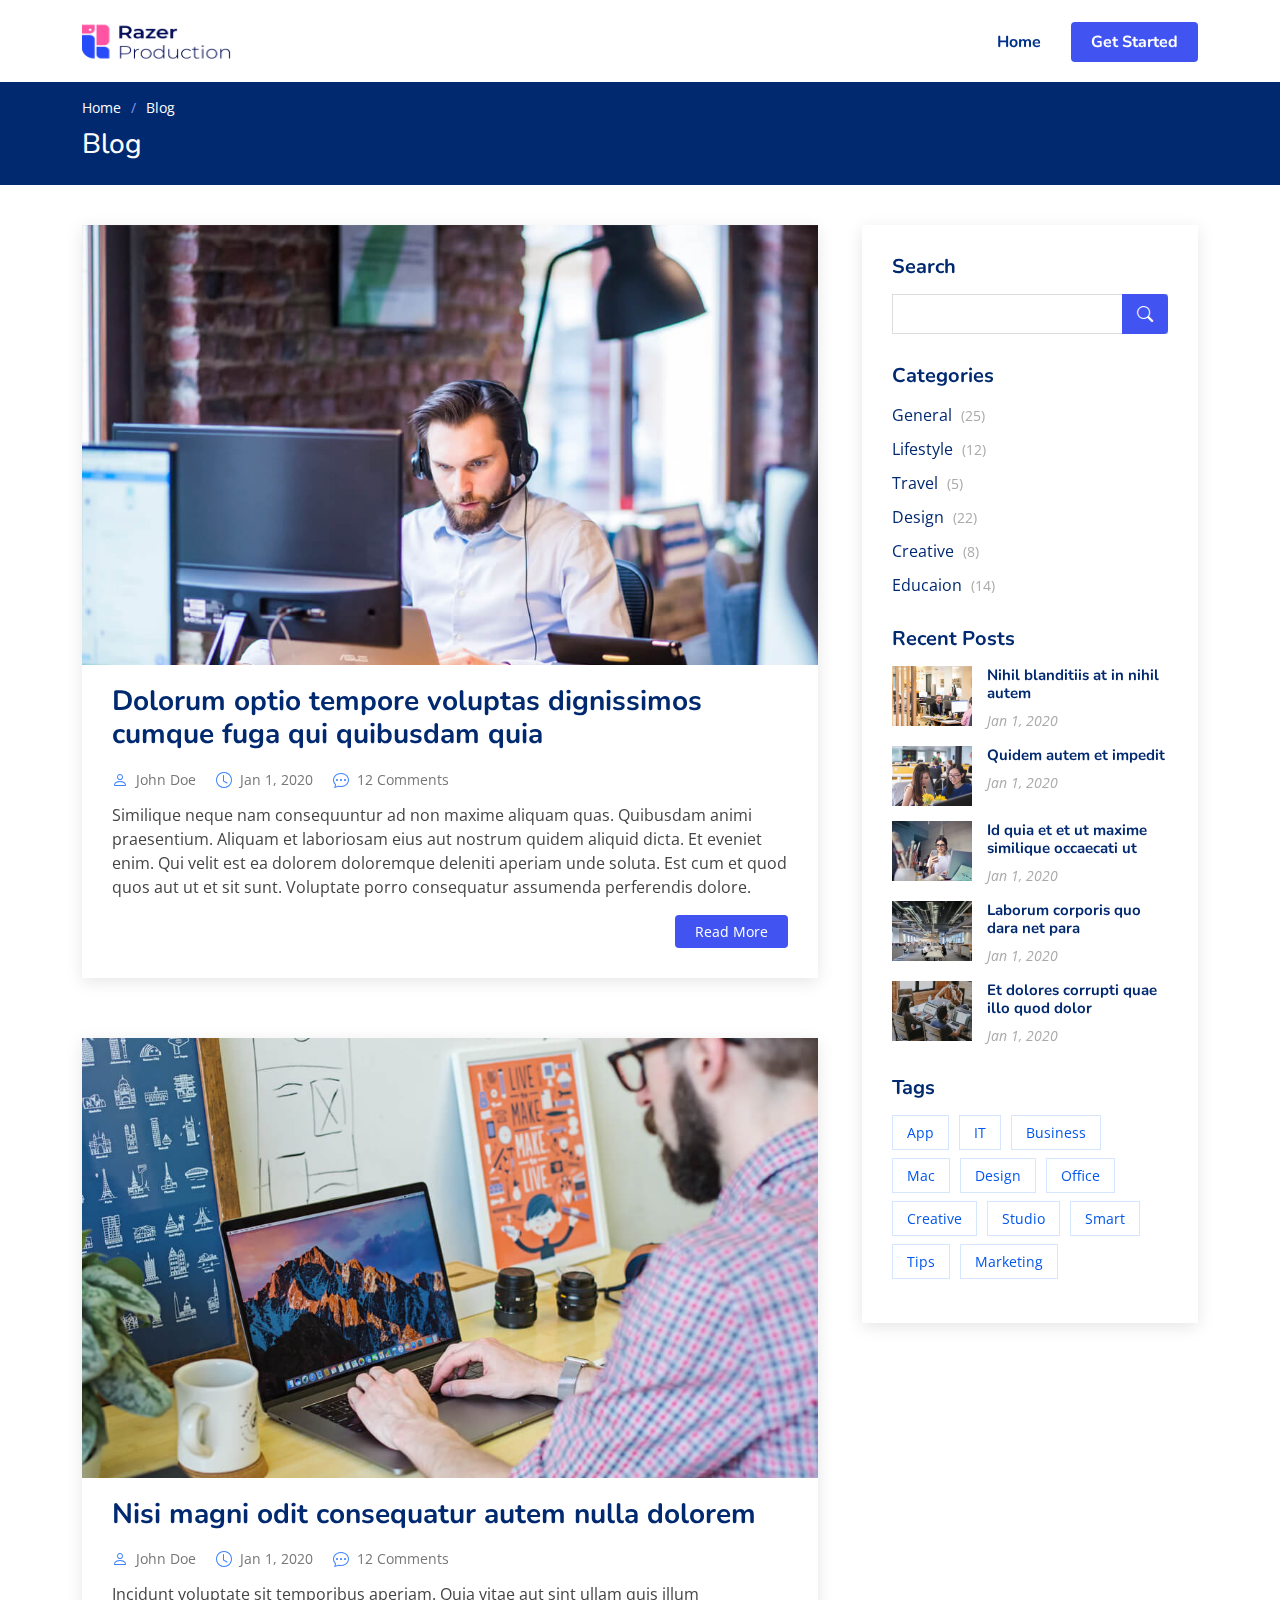
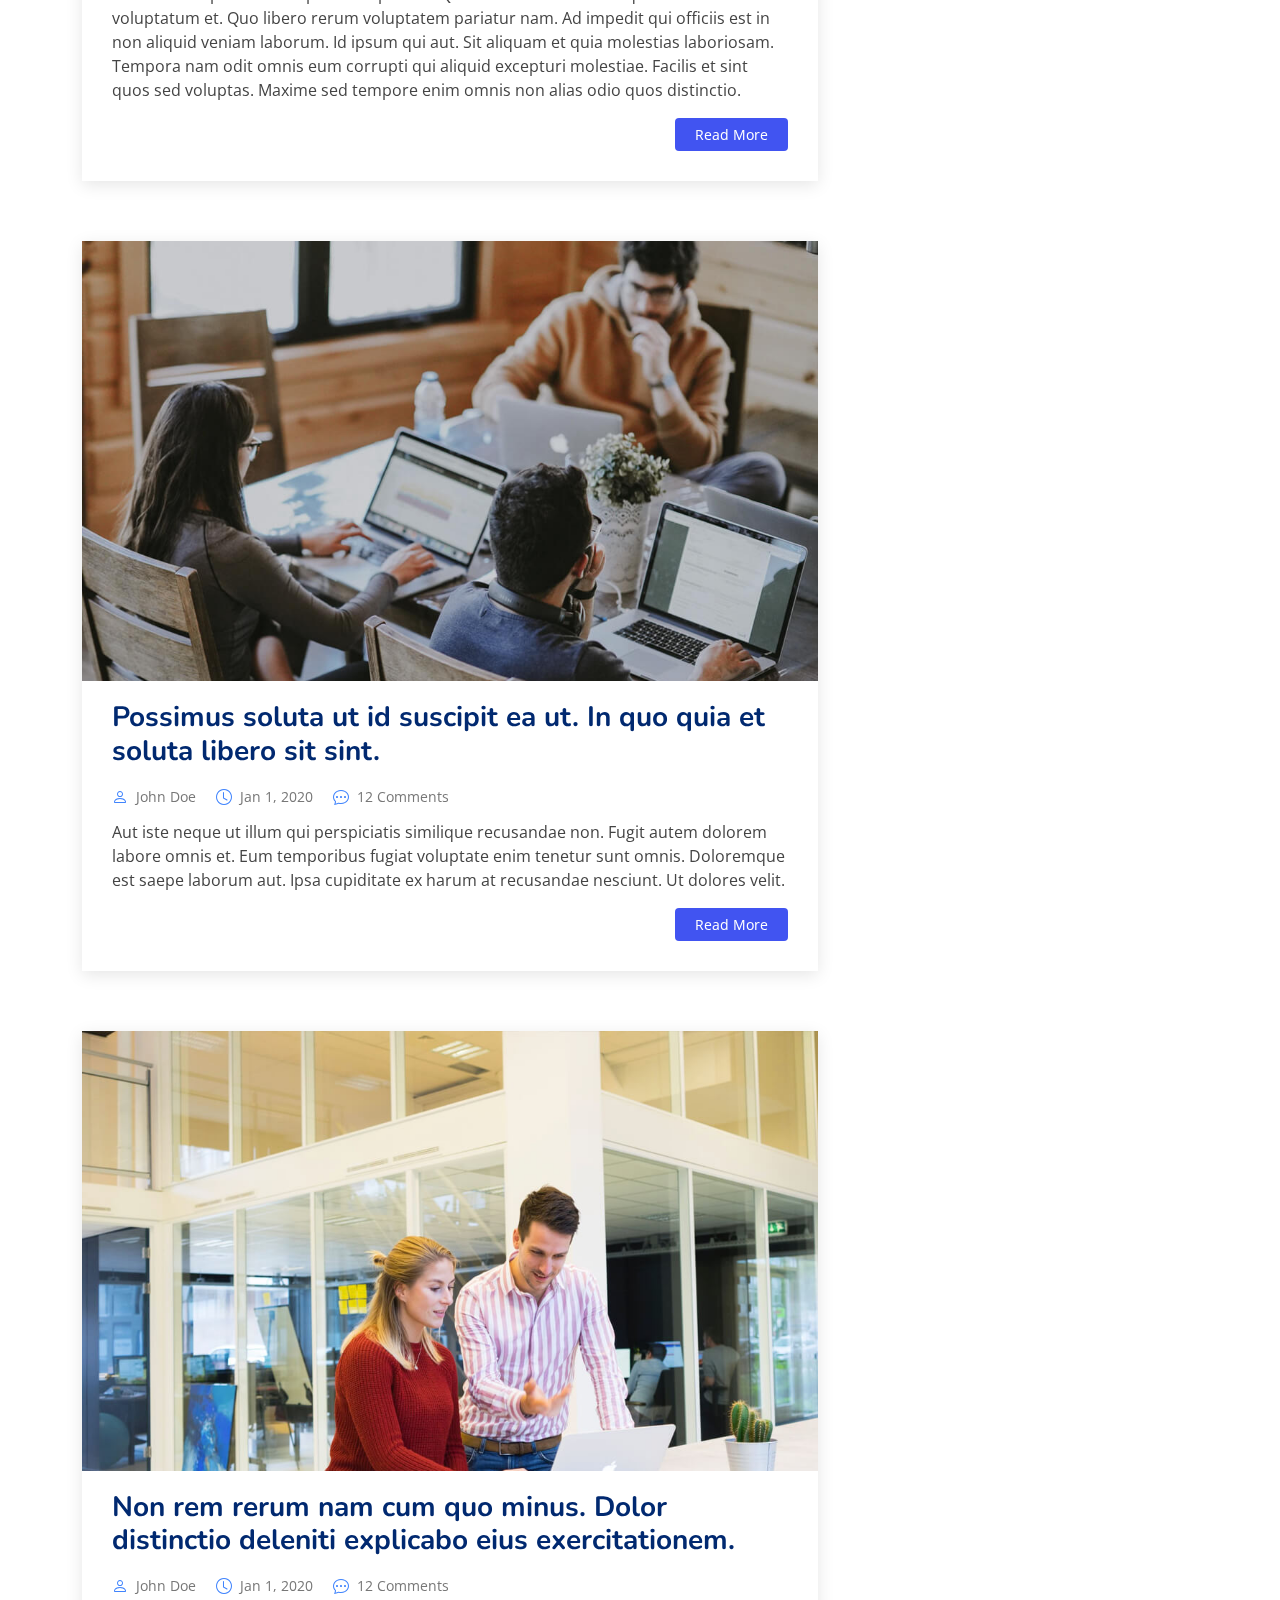
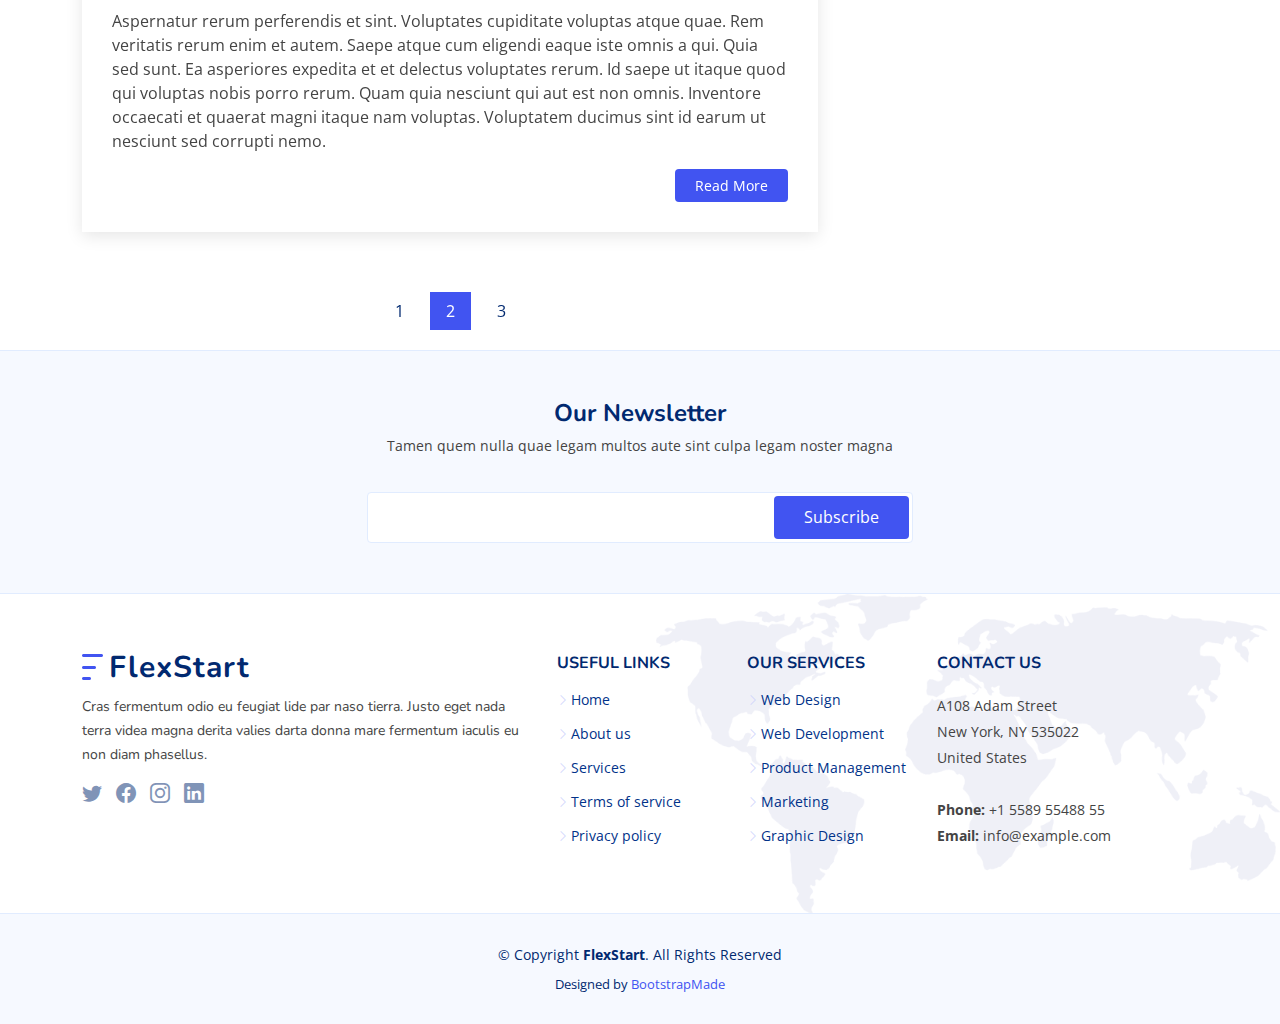
<file: blog.html>
<!DOCTYPE html>
<html lang="en">

<head>
  <meta charset="utf-8">
  <meta content="width=device-width, initial-scale=1.0" name="viewport">

  <title>Razer Production</title>
  <meta content="" name="description">
  <meta content="" name="keywords">

  <!-- Favicons -->
  <link href="assets/img/favicon.png" rel="icon">
  <link href="assets/img/apple-touch-icon.png" rel="apple-touch-icon">

  <!-- Google Fonts -->
  <link href="https://fonts.googleapis.com/css?family=Open+Sans:300,300i,400,400i,600,600i,700,700i|Nunito:300,300i,400,400i,600,600i,700,700i|Poppins:300,300i,400,400i,500,500i,600,600i,700,700i" rel="stylesheet">

  <!-- Vendor CSS Files -->
  <link href="assets/vendor/aos/aos.css" rel="stylesheet">
  <link href="assets/vendor/bootstrap/css/bootstrap.min.css" rel="stylesheet">
  <link href="assets/vendor/bootstrap-icons/bootstrap-icons.css" rel="stylesheet">
  <link href="assets/vendor/glightbox/css/glightbox.min.css" rel="stylesheet">
  <link href="assets/vendor/remixicon/remixicon.css" rel="stylesheet">
  <link href="assets/vendor/swiper/swiper-bundle.min.css" rel="stylesheet">

  <!-- Template Main CSS File -->
  <link href="assets/css/style.css" rel="stylesheet">

  <!-- =======================================================
  * Template Name: FlexStart - v1.12.0
  * Template URL: https://bootstrapmade.com/flexstart-bootstrap-startup-template/
  * Author: BootstrapMade.com
  * License: https://bootstrapmade.com/license/
  ======================================================== -->
</head>

<body>

  <!-- ======= Header ======= -->
  <header id="header" class="header fixed-top">
    <div class="container-fluid container-xl d-flex align-items-center justify-content-between">

      <a href="index.html" class="logo d-flex align-items-center">
        <img src="assets/img/logo razer.png" alt="">
        <!-- <span>FlexStart</span> -->
      </a>

      <nav id="navbar" class="navbar">
        <ul>
          <li><a class="nav-link scrollto " href="#hero">Home</a></li>
          <!-- <li><a class="nav-link scrollto" href="#about">About</a></li>
          <li><a class="nav-link scrollto" href="#services">Services</a></li>
          <li><a class="nav-link scrollto" href="#portfolio">Portfolio</a></li>
          <li><a class="nav-link scrollto" href="#team">Profile</a></li> -->
          <!-- <li><a class="active" href="blog.html">Blog</a></li> -->
          <!-- <li class="dropdown"><a href="#"><span>Drop Down</span> <i class="bi bi-chevron-down"></i></a>
            <ul>
              <li><a href="#">Drop Down 1</a></li>
              <li class="dropdown"><a href="#"><span>Deep Drop Down</span> <i class="bi bi-chevron-right"></i></a>
                <ul>
                  <li><a href="#">Deep Drop Down 1</a></li>
                  <li><a href="#">Deep Drop Down 2</a></li>
                  <li><a href="#">Deep Drop Down 3</a></li>
                  <li><a href="#">Deep Drop Down 4</a></li>
                  <li><a href="#">Deep Drop Down 5</a></li>
                </ul>
              </li>
              <li><a href="#">Drop Down 2</a></li>
              <li><a href="#">Drop Down 3</a></li>
              <li><a href="#">Drop Down 4</a></li>
            </ul>
          </li> -->
          <!-- <li><a class="nav-link scrollto" href="#contact">Contact</a></li> -->
          <li><a class="getstarted scrollto" href="#about">Get Started</a></li>
        </ul>
        <i class="bi bi-list mobile-nav-toggle"></i>
      </nav><!-- .navbar -->

    </div>
  </header><!-- End Header -->

  <main id="main">

    <!-- ======= Breadcrumbs ======= -->
    <section class="breadcrumbs">
      <div class="container">

        <ol>
          <li><a href="index.html">Home</a></li>
          <li>Blog</li>
        </ol>
        <h2>Blog</h2>

      </div>
    </section><!-- End Breadcrumbs -->

    <!-- ======= Blog Section ======= -->
    <section id="blog" class="blog">
      <div class="container" data-aos="fade-up">

        <div class="row">

          <div class="col-lg-8 entries">

            <article class="entry">

              <div class="entry-img">
                <img src="assets/img/blog/blog-1.jpg" alt="" class="img-fluid">
              </div>

              <h2 class="entry-title">
                <a href="blog-single.html">Dolorum optio tempore voluptas dignissimos cumque fuga qui quibusdam quia</a>
              </h2>

              <div class="entry-meta">
                <ul>
                  <li class="d-flex align-items-center"><i class="bi bi-person"></i> <a href="blog-single.html">John Doe</a></li>
                  <li class="d-flex align-items-center"><i class="bi bi-clock"></i> <a href="blog-single.html"><time datetime="2020-01-01">Jan 1, 2020</time></a></li>
                  <li class="d-flex align-items-center"><i class="bi bi-chat-dots"></i> <a href="blog-single.html">12 Comments</a></li>
                </ul>
              </div>

              <div class="entry-content">
                <p>
                  Similique neque nam consequuntur ad non maxime aliquam quas. Quibusdam animi praesentium. Aliquam et laboriosam eius aut nostrum quidem aliquid dicta.
                  Et eveniet enim. Qui velit est ea dolorem doloremque deleniti aperiam unde soluta. Est cum et quod quos aut ut et sit sunt. Voluptate porro consequatur assumenda perferendis dolore.
                </p>
                <div class="read-more">
                  <a href="blog-single.html">Read More</a>
                </div>
              </div>

            </article><!-- End blog entry -->

            <article class="entry">

              <div class="entry-img">
                <img src="assets/img/blog/blog-2.jpg" alt="" class="img-fluid">
              </div>

              <h2 class="entry-title">
                <a href="blog-single.html">Nisi magni odit consequatur autem nulla dolorem</a>
              </h2>

              <div class="entry-meta">
                <ul>
                  <li class="d-flex align-items-center"><i class="bi bi-person"></i> <a href="blog-single.html">John Doe</a></li>
                  <li class="d-flex align-items-center"><i class="bi bi-clock"></i> <a href="blog-single.html"><time datetime="2020-01-01">Jan 1, 2020</time></a></li>
                  <li class="d-flex align-items-center"><i class="bi bi-chat-dots"></i> <a href="blog-single.html">12 Comments</a></li>
                </ul>
              </div>

              <div class="entry-content">
                <p>
                  Incidunt voluptate sit temporibus aperiam. Quia vitae aut sint ullam quis illum voluptatum et. Quo libero rerum voluptatem pariatur nam.
                  Ad impedit qui officiis est in non aliquid veniam laborum. Id ipsum qui aut. Sit aliquam et quia molestias laboriosam. Tempora nam odit omnis eum corrupti qui aliquid excepturi molestiae. Facilis et sint quos sed voluptas. Maxime sed tempore enim omnis non alias odio quos distinctio.
                </p>
                <div class="read-more">
                  <a href="blog-single.html">Read More</a>
                </div>
              </div>

            </article><!-- End blog entry -->

            <article class="entry">

              <div class="entry-img">
                <img src="assets/img/blog/blog-3.jpg" alt="" class="img-fluid">
              </div>

              <h2 class="entry-title">
                <a href="blog-single.html">Possimus soluta ut id suscipit ea ut. In quo quia et soluta libero sit sint.</a>
              </h2>

              <div class="entry-meta">
                <ul>
                  <li class="d-flex align-items-center"><i class="bi bi-person"></i> <a href="blog-single.html">John Doe</a></li>
                  <li class="d-flex align-items-center"><i class="bi bi-clock"></i> <a href="blog-single.html"><time datetime="2020-01-01">Jan 1, 2020</time></a></li>
                  <li class="d-flex align-items-center"><i class="bi bi-chat-dots"></i> <a href="blog-single.html">12 Comments</a></li>
                </ul>
              </div>

              <div class="entry-content">
                <p>
                  Aut iste neque ut illum qui perspiciatis similique recusandae non. Fugit autem dolorem labore omnis et. Eum temporibus fugiat voluptate enim tenetur sunt omnis.
                  Doloremque est saepe laborum aut. Ipsa cupiditate ex harum at recusandae nesciunt. Ut dolores velit.
                </p>
                <div class="read-more">
                  <a href="blog-single.html">Read More</a>
                </div>
              </div>

            </article><!-- End blog entry -->

            <article class="entry">

              <div class="entry-img">
                <img src="assets/img/blog/blog-4.jpg" alt="" class="img-fluid">
              </div>

              <h2 class="entry-title">
                <a href="blog-single.html">Non rem rerum nam cum quo minus. Dolor distinctio deleniti explicabo eius exercitationem.</a>
              </h2>

              <div class="entry-meta">
                <ul>
                  <li class="d-flex align-items-center"><i class="bi bi-person"></i> <a href="blog-single.html">John Doe</a></li>
                  <li class="d-flex align-items-center"><i class="bi bi-clock"></i> <a href="blog-single.html"><time datetime="2020-01-01">Jan 1, 2020</time></a></li>
                  <li class="d-flex align-items-center"><i class="bi bi-chat-dots"></i> <a href="blog-single.html">12 Comments</a></li>
                </ul>
              </div>

              <div class="entry-content">
                <p>
                  Aspernatur rerum perferendis et sint. Voluptates cupiditate voluptas atque quae. Rem veritatis rerum enim et autem. Saepe atque cum eligendi eaque iste omnis a qui.
                  Quia sed sunt. Ea asperiores expedita et et delectus voluptates rerum. Id saepe ut itaque quod qui voluptas nobis porro rerum. Quam quia nesciunt qui aut est non omnis. Inventore occaecati et quaerat magni itaque nam voluptas. Voluptatem ducimus sint id earum ut nesciunt sed corrupti nemo.
                </p>
                <div class="read-more">
                  <a href="blog-single.html">Read More</a>
                </div>
              </div>

            </article><!-- End blog entry -->

            <div class="blog-pagination">
              <ul class="justify-content-center">
                <li><a href="#">1</a></li>
                <li class="active"><a href="#">2</a></li>
                <li><a href="#">3</a></li>
              </ul>
            </div>

          </div><!-- End blog entries list -->

          <div class="col-lg-4">

            <div class="sidebar">

              <h3 class="sidebar-title">Search</h3>
              <div class="sidebar-item search-form">
                <form action="">
                  <input type="text">
                  <button type="submit"><i class="bi bi-search"></i></button>
                </form>
              </div><!-- End sidebar search formn-->

              <h3 class="sidebar-title">Categories</h3>
              <div class="sidebar-item categories">
                <ul>
                  <li><a href="#">General <span>(25)</span></a></li>
                  <li><a href="#">Lifestyle <span>(12)</span></a></li>
                  <li><a href="#">Travel <span>(5)</span></a></li>
                  <li><a href="#">Design <span>(22)</span></a></li>
                  <li><a href="#">Creative <span>(8)</span></a></li>
                  <li><a href="#">Educaion <span>(14)</span></a></li>
                </ul>
              </div><!-- End sidebar categories-->

              <h3 class="sidebar-title">Recent Posts</h3>
              <div class="sidebar-item recent-posts">
                <div class="post-item clearfix">
                  <img src="assets/img/blog/blog-recent-1.jpg" alt="">
                  <h4><a href="blog-single.html">Nihil blanditiis at in nihil autem</a></h4>
                  <time datetime="2020-01-01">Jan 1, 2020</time>
                </div>

                <div class="post-item clearfix">
                  <img src="assets/img/blog/blog-recent-2.jpg" alt="">
                  <h4><a href="blog-single.html">Quidem autem et impedit</a></h4>
                  <time datetime="2020-01-01">Jan 1, 2020</time>
                </div>

                <div class="post-item clearfix">
                  <img src="assets/img/blog/blog-recent-3.jpg" alt="">
                  <h4><a href="blog-single.html">Id quia et et ut maxime similique occaecati ut</a></h4>
                  <time datetime="2020-01-01">Jan 1, 2020</time>
                </div>

                <div class="post-item clearfix">
                  <img src="assets/img/blog/blog-recent-4.jpg" alt="">
                  <h4><a href="blog-single.html">Laborum corporis quo dara net para</a></h4>
                  <time datetime="2020-01-01">Jan 1, 2020</time>
                </div>

                <div class="post-item clearfix">
                  <img src="assets/img/blog/blog-recent-5.jpg" alt="">
                  <h4><a href="blog-single.html">Et dolores corrupti quae illo quod dolor</a></h4>
                  <time datetime="2020-01-01">Jan 1, 2020</time>
                </div>

              </div><!-- End sidebar recent posts-->

              <h3 class="sidebar-title">Tags</h3>
              <div class="sidebar-item tags">
                <ul>
                  <li><a href="#">App</a></li>
                  <li><a href="#">IT</a></li>
                  <li><a href="#">Business</a></li>
                  <li><a href="#">Mac</a></li>
                  <li><a href="#">Design</a></li>
                  <li><a href="#">Office</a></li>
                  <li><a href="#">Creative</a></li>
                  <li><a href="#">Studio</a></li>
                  <li><a href="#">Smart</a></li>
                  <li><a href="#">Tips</a></li>
                  <li><a href="#">Marketing</a></li>
                </ul>
              </div><!-- End sidebar tags-->

            </div><!-- End sidebar -->

          </div><!-- End blog sidebar -->

        </div>

      </div>
    </section><!-- End Blog Section -->

  </main><!-- End #main -->

  <!-- ======= Footer ======= -->
  <footer id="footer" class="footer">

    <div class="footer-newsletter">
      <div class="container">
        <div class="row justify-content-center">
          <div class="col-lg-12 text-center">
            <h4>Our Newsletter</h4>
            <p>Tamen quem nulla quae legam multos aute sint culpa legam noster magna</p>
          </div>
          <div class="col-lg-6">
            <form action="" method="post">
              <input type="email" name="email"><input type="submit" value="Subscribe">
            </form>
          </div>
        </div>
      </div>
    </div>

    <div class="footer-top">
      <div class="container">
        <div class="row gy-4">
          <div class="col-lg-5 col-md-12 footer-info">
            <a href="index.html" class="logo d-flex align-items-center">
              <img src="assets/img/logo.png" alt="">
              <span>FlexStart</span>
            </a>
            <p>Cras fermentum odio eu feugiat lide par naso tierra. Justo eget nada terra videa magna derita valies darta donna mare fermentum iaculis eu non diam phasellus.</p>
            <div class="social-links mt-3">
              <a href="#" class="twitter"><i class="bi bi-twitter"></i></a>
              <a href="#" class="facebook"><i class="bi bi-facebook"></i></a>
              <a href="#" class="instagram"><i class="bi bi-instagram"></i></a>
              <a href="#" class="linkedin"><i class="bi bi-linkedin"></i></a>
            </div>
          </div>

          <div class="col-lg-2 col-6 footer-links">
            <h4>Useful Links</h4>
            <ul>
              <li><i class="bi bi-chevron-right"></i> <a href="#">Home</a></li>
              <li><i class="bi bi-chevron-right"></i> <a href="#">About us</a></li>
              <li><i class="bi bi-chevron-right"></i> <a href="#">Services</a></li>
              <li><i class="bi bi-chevron-right"></i> <a href="#">Terms of service</a></li>
              <li><i class="bi bi-chevron-right"></i> <a href="#">Privacy policy</a></li>
            </ul>
          </div>

          <div class="col-lg-2 col-6 footer-links">
            <h4>Our Services</h4>
            <ul>
              <li><i class="bi bi-chevron-right"></i> <a href="#">Web Design</a></li>
              <li><i class="bi bi-chevron-right"></i> <a href="#">Web Development</a></li>
              <li><i class="bi bi-chevron-right"></i> <a href="#">Product Management</a></li>
              <li><i class="bi bi-chevron-right"></i> <a href="#">Marketing</a></li>
              <li><i class="bi bi-chevron-right"></i> <a href="#">Graphic Design</a></li>
            </ul>
          </div>

          <div class="col-lg-3 col-md-12 footer-contact text-center text-md-start">
            <h4>Contact Us</h4>
            <p>
              A108 Adam Street <br>
              New York, NY 535022<br>
              United States <br><br>
              <strong>Phone:</strong> +1 5589 55488 55<br>
              <strong>Email:</strong> info@example.com<br>
            </p>

          </div>

        </div>
      </div>
    </div>

    <div class="container">
      <div class="copyright">
        &copy; Copyright <strong><span>FlexStart</span></strong>. All Rights Reserved
      </div>
      <div class="credits">
        <!-- All the links in the footer should remain intact. -->
        <!-- You can delete the links only if you purchased the pro version. -->
        <!-- Licensing information: https://bootstrapmade.com/license/ -->
        <!-- Purchase the pro version with working PHP/AJAX contact form: https://bootstrapmade.com/flexstart-bootstrap-startup-template/ -->
        Designed by <a href="https://bootstrapmade.com/">BootstrapMade</a>
      </div>
    </div>
  </footer><!-- End Footer -->

  <a href="#" class="back-to-top d-flex align-items-center justify-content-center"><i class="bi bi-arrow-up-short"></i></a>

  <!-- Vendor JS Files -->
  <script src="assets/vendor/purecounter/purecounter_vanilla.js"></script>
  <script src="assets/vendor/aos/aos.js"></script>
  <script src="assets/vendor/bootstrap/js/bootstrap.bundle.min.js"></script>
  <script src="assets/vendor/glightbox/js/glightbox.min.js"></script>
  <script src="assets/vendor/isotope-layout/isotope.pkgd.min.js"></script>
  <script src="assets/vendor/swiper/swiper-bundle.min.js"></script>
  <script src="assets/vendor/php-email-form/validate.js"></script>

  <!-- Template Main JS File -->
  <script src="assets/js/main.js"></script>

</body>

</html>
</file>
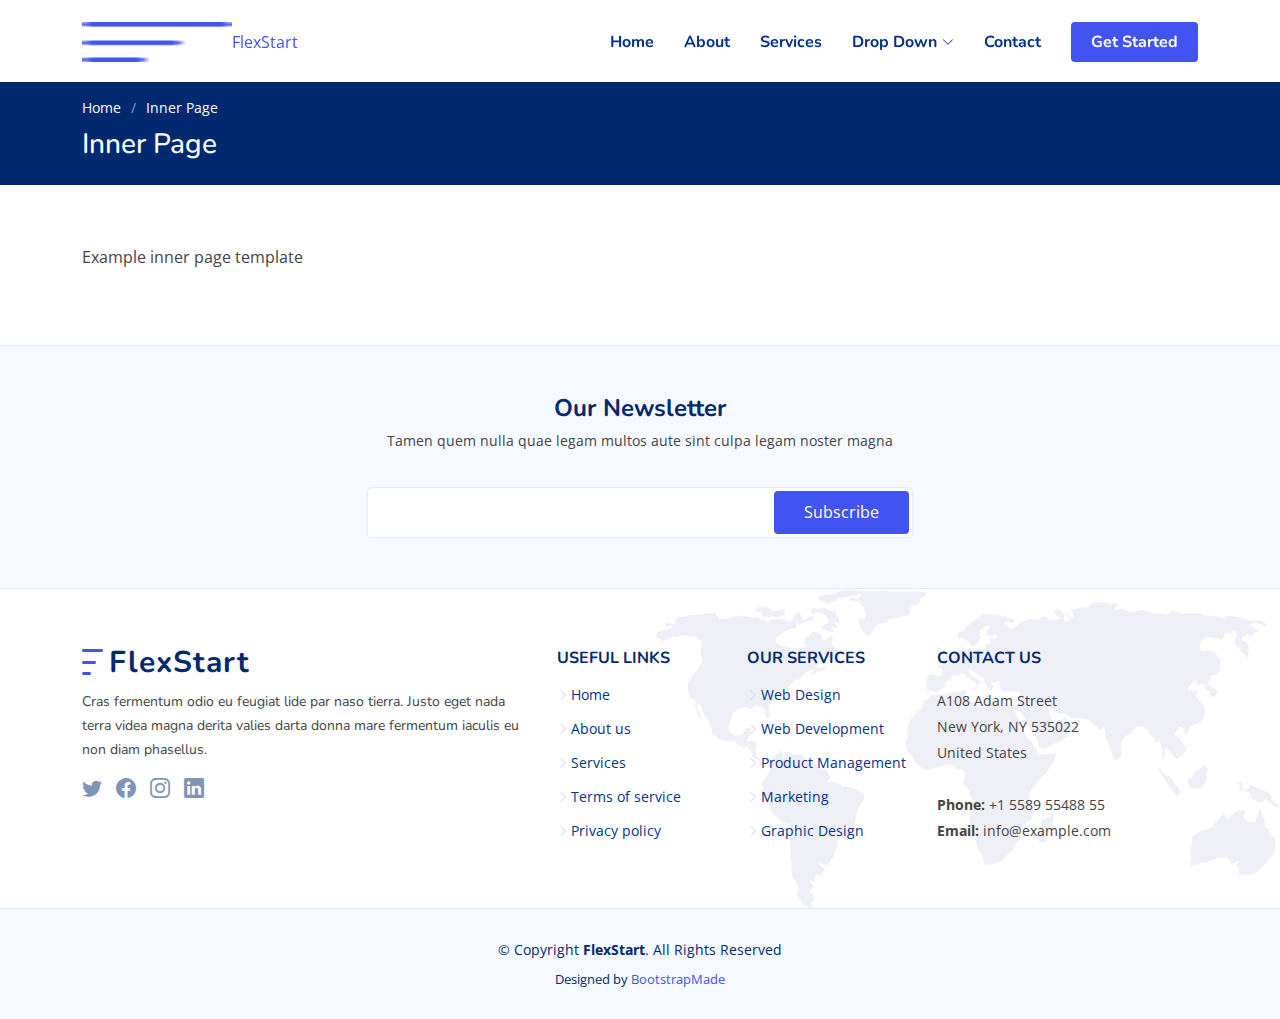
<file: inner-page.html>
<!DOCTYPE html>
<html lang="en">

<head>
  <meta charset="utf-8">
  <meta content="width=device-width, initial-scale=1.0" name="viewport">

  <title>Inner Page - FlexStart Bootstrap Template</title>
  <meta content="" name="description">
  <meta content="" name="keywords">

  <!-- Favicons -->
  <link href="assets/img/favicon.png" rel="icon">
  <link href="assets/img/apple-touch-icon.png" rel="apple-touch-icon">

  <!-- Google Fonts -->
  <link href="https://fonts.googleapis.com/css?family=Open+Sans:300,300i,400,400i,600,600i,700,700i|Nunito:300,300i,400,400i,600,600i,700,700i|Poppins:300,300i,400,400i,500,500i,600,600i,700,700i" rel="stylesheet">

  <!-- Vendor CSS Files -->
  <link href="assets/vendor/aos/aos.css" rel="stylesheet">
  <link href="assets/vendor/bootstrap/css/bootstrap.min.css" rel="stylesheet">
  <link href="assets/vendor/bootstrap-icons/bootstrap-icons.css" rel="stylesheet">
  <link href="assets/vendor/glightbox/css/glightbox.min.css" rel="stylesheet">
  <link href="assets/vendor/remixicon/remixicon.css" rel="stylesheet">
  <link href="assets/vendor/swiper/swiper-bundle.min.css" rel="stylesheet">

  <!-- Template Main CSS File -->
  <link href="assets/css/style.css" rel="stylesheet">

  <!-- =======================================================
  * Template Name: FlexStart - v1.12.0
  * Template URL: https://bootstrapmade.com/flexstart-bootstrap-startup-template/
  * Author: BootstrapMade.com
  * License: https://bootstrapmade.com/license/
  ======================================================== -->
</head>

<body>

  <!-- ======= Header ======= -->
  <header id="header" class="header fixed-top">
    <div class="container-fluid container-xl d-flex align-items-center justify-content-between">

      <a href="index.html" class="logo d-flex align-items-center">
        <img src="assets/img/logo.png" alt="">
        <span>FlexStart</span>
      </a>

      <nav id="navbar" class="navbar">
        <ul>
          <li><a class="nav-link scrollto " href="#hero">Home</a></li>
          <li><a class="nav-link scrollto" href="#about">About</a></li>
          <li><a class="nav-link scrollto" href="#services">Services</a></li>
          <li class="dropdown"><a href="#"><span>Drop Down</span> <i class="bi bi-chevron-down"></i></a>
            <ul>
              <li><a href="#">Drop Down 1</a></li>
              <li class="dropdown"><a href="#"><span>Deep Drop Down</span> <i class="bi bi-chevron-right"></i></a>
                <ul>
                  <li><a href="#">Deep Drop Down 1</a></li>
                  <li><a href="#">Deep Drop Down 2</a></li>
                  <li><a href="#">Deep Drop Down 3</a></li>
                  <li><a href="#">Deep Drop Down 4</a></li>
                  <li><a href="#">Deep Drop Down 5</a></li>
                </ul>
              </li>
              <li><a href="#">Drop Down 2</a></li>
              <li><a href="#">Drop Down 3</a></li>
              <li><a href="#">Drop Down 4</a></li>
            </ul>
          </li>
          <li><a class="nav-link scrollto" href="#contact">Contact</a></li>
          <li><a class="getstarted scrollto" href="#about">Get Started</a></li>
        </ul>
        <i class="bi bi-list mobile-nav-toggle"></i>
      </nav><!-- .navbar -->

    </div>
  </header><!-- End Header -->

  <main id="main">

    <!-- ======= Breadcrumbs ======= -->
    <section class="breadcrumbs">
      <div class="container">

        <ol>
          <li><a href="index.html">Home</a></li>
          <li>Inner Page</li>
        </ol>
        <h2>Inner Page</h2>

      </div>
    </section><!-- End Breadcrumbs -->

    <section class="inner-page">
      <div class="container">
        <p>
          Example inner page template
        </p>
      </div>
    </section>

  </main><!-- End #main -->

  <!-- ======= Footer ======= -->
  <footer id="footer" class="footer">

    <div class="footer-newsletter">
      <div class="container">
        <div class="row justify-content-center">
          <div class="col-lg-12 text-center">
            <h4>Our Newsletter</h4>
            <p>Tamen quem nulla quae legam multos aute sint culpa legam noster magna</p>
          </div>
          <div class="col-lg-6">
            <form action="" method="post">
              <input type="email" name="email"><input type="submit" value="Subscribe">
            </form>
          </div>
        </div>
      </div>
    </div>

    <div class="footer-top">
      <div class="container">
        <div class="row gy-4">
          <div class="col-lg-5 col-md-12 footer-info">
            <a href="index.html" class="logo d-flex align-items-center">
              <img src="assets/img/logo.png" alt="">
              <span>FlexStart</span>
            </a>
            <p>Cras fermentum odio eu feugiat lide par naso tierra. Justo eget nada terra videa magna derita valies darta donna mare fermentum iaculis eu non diam phasellus.</p>
            <div class="social-links mt-3">
              <a href="#" class="twitter"><i class="bi bi-twitter"></i></a>
              <a href="#" class="facebook"><i class="bi bi-facebook"></i></a>
              <a href="#" class="instagram"><i class="bi bi-instagram"></i></a>
              <a href="#" class="linkedin"><i class="bi bi-linkedin"></i></a>
            </div>
          </div>

          <div class="col-lg-2 col-6 footer-links">
            <h4>Useful Links</h4>
            <ul>
              <li><i class="bi bi-chevron-right"></i> <a href="#">Home</a></li>
              <li><i class="bi bi-chevron-right"></i> <a href="#">About us</a></li>
              <li><i class="bi bi-chevron-right"></i> <a href="#">Services</a></li>
              <li><i class="bi bi-chevron-right"></i> <a href="#">Terms of service</a></li>
              <li><i class="bi bi-chevron-right"></i> <a href="#">Privacy policy</a></li>
            </ul>
          </div>

          <div class="col-lg-2 col-6 footer-links">
            <h4>Our Services</h4>
            <ul>
              <li><i class="bi bi-chevron-right"></i> <a href="#">Web Design</a></li>
              <li><i class="bi bi-chevron-right"></i> <a href="#">Web Development</a></li>
              <li><i class="bi bi-chevron-right"></i> <a href="#">Product Management</a></li>
              <li><i class="bi bi-chevron-right"></i> <a href="#">Marketing</a></li>
              <li><i class="bi bi-chevron-right"></i> <a href="#">Graphic Design</a></li>
            </ul>
          </div>

          <div class="col-lg-3 col-md-12 footer-contact text-center text-md-start">
            <h4>Contact Us</h4>
            <p>
              A108 Adam Street <br>
              New York, NY 535022<br>
              United States <br><br>
              <strong>Phone:</strong> +1 5589 55488 55<br>
              <strong>Email:</strong> info@example.com<br>
            </p>

          </div>

        </div>
      </div>
    </div>

    <div class="container">
      <div class="copyright">
        &copy; Copyright <strong><span>FlexStart</span></strong>. All Rights Reserved
      </div>
      <div class="credits">
        <!-- All the links in the footer should remain intact. -->
        <!-- You can delete the links only if you purchased the pro version. -->
        <!-- Licensing information: https://bootstrapmade.com/license/ -->
        <!-- Purchase the pro version with working PHP/AJAX contact form: https://bootstrapmade.com/flexstart-bootstrap-startup-template/ -->
        Designed by <a href="https://bootstrapmade.com/">BootstrapMade</a>
      </div>
    </div>
  </footer><!-- End Footer -->

  <a href="#" class="back-to-top d-flex align-items-center justify-content-center"><i class="bi bi-arrow-up-short"></i></a>

  <!-- Vendor JS Files -->
  <script src="assets/vendor/purecounter/purecounter_vanilla.js"></script>
  <script src="assets/vendor/aos/aos.js"></script>
  <script src="assets/vendor/bootstrap/js/bootstrap.bundle.min.js"></script>
  <script src="assets/vendor/glightbox/js/glightbox.min.js"></script>
  <script src="assets/vendor/isotope-layout/isotope.pkgd.min.js"></script>
  <script src="assets/vendor/swiper/swiper-bundle.min.js"></script>
  <script src="assets/vendor/php-email-form/validate.js"></script>

  <!-- Template Main JS File -->
  <script src="assets/js/main.js"></script>

</body>

</html>
</file>
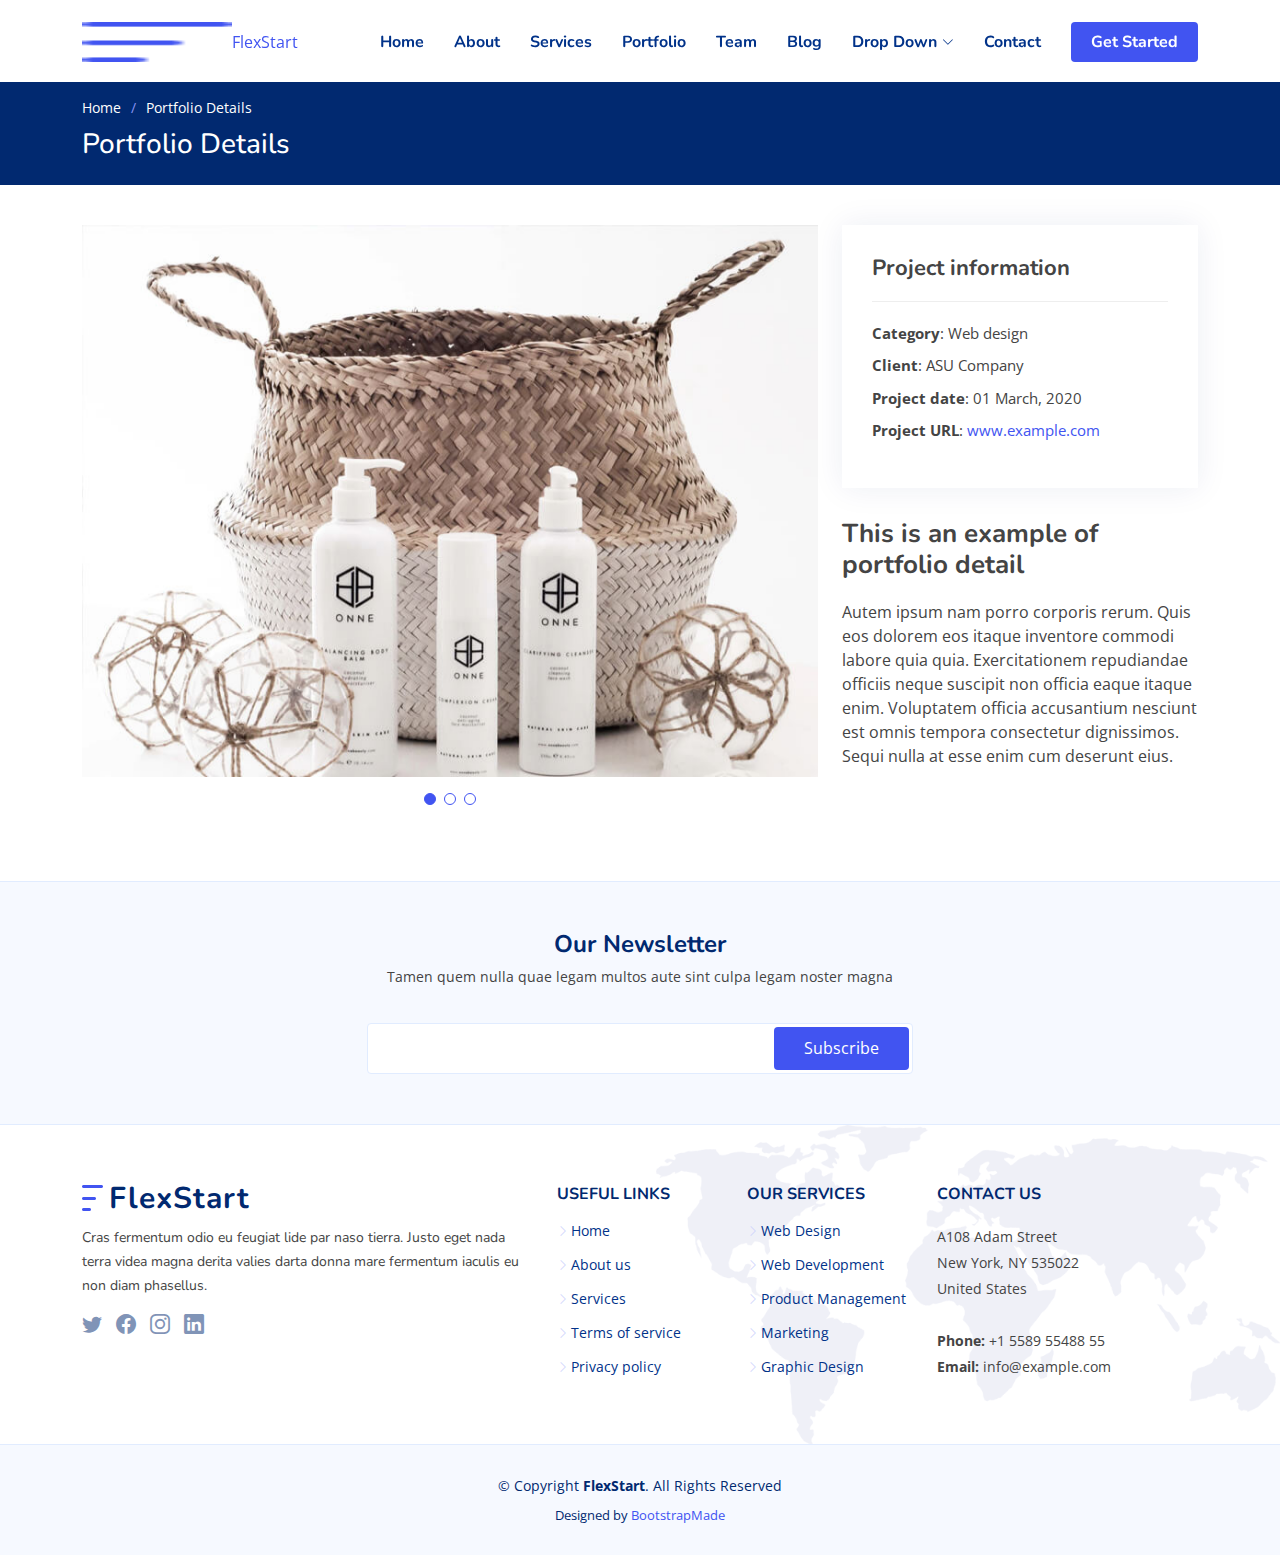
<file: portfolio-details.html>
<!DOCTYPE html>
<html lang="en">

<head>
  <meta charset="utf-8">
  <meta content="width=device-width, initial-scale=1.0" name="viewport">

  <title>Portfolio Details - FlexStart Bootstrap Template</title>
  <meta content="" name="description">
  <meta content="" name="keywords">

  <!-- Favicons -->
  <link href="assets/img/favicon.png" rel="icon">
  <link href="assets/img/apple-touch-icon.png" rel="apple-touch-icon">

  <!-- Google Fonts -->
  <link href="https://fonts.googleapis.com/css?family=Open+Sans:300,300i,400,400i,600,600i,700,700i|Nunito:300,300i,400,400i,600,600i,700,700i|Poppins:300,300i,400,400i,500,500i,600,600i,700,700i" rel="stylesheet">

  <!-- Vendor CSS Files -->
  <link href="assets/vendor/aos/aos.css" rel="stylesheet">
  <link href="assets/vendor/bootstrap/css/bootstrap.min.css" rel="stylesheet">
  <link href="assets/vendor/bootstrap-icons/bootstrap-icons.css" rel="stylesheet">
  <link href="assets/vendor/glightbox/css/glightbox.min.css" rel="stylesheet">
  <link href="assets/vendor/remixicon/remixicon.css" rel="stylesheet">
  <link href="assets/vendor/swiper/swiper-bundle.min.css" rel="stylesheet">

  <!-- Template Main CSS File -->
  <link href="assets/css/style.css" rel="stylesheet">

  <!-- =======================================================
  * Template Name: FlexStart - v1.12.0
  * Template URL: https://bootstrapmade.com/flexstart-bootstrap-startup-template/
  * Author: BootstrapMade.com
  * License: https://bootstrapmade.com/license/
  ======================================================== -->
</head>

<body>

  <!-- ======= Header ======= -->
  <header id="header" class="header fixed-top">
    <div class="container-fluid container-xl d-flex align-items-center justify-content-between">

      <a href="index.html" class="logo d-flex align-items-center">
        <img src="assets/img/logo.png" alt="">
        <span>FlexStart</span>
      </a>

      <nav id="navbar" class="navbar">
        <ul>
          <li><a class="nav-link scrollto " href="#hero">Home</a></li>
          <li><a class="nav-link scrollto" href="#about">About</a></li>
          <li><a class="nav-link scrollto" href="#services">Services</a></li>
          <li><a class="nav-link scrollto" href="#portfolio">Portfolio</a></li>
          <li><a class="nav-link scrollto" href="#team">Team</a></li>
          <li><a href="blog.html">Blog</a></li>
          <li class="dropdown"><a href="#"><span>Drop Down</span> <i class="bi bi-chevron-down"></i></a>
            <ul>
              <li><a href="#">Drop Down 1</a></li>
              <li class="dropdown"><a href="#"><span>Deep Drop Down</span> <i class="bi bi-chevron-right"></i></a>
                <ul>
                  <li><a href="#">Deep Drop Down 1</a></li>
                  <li><a href="#">Deep Drop Down 2</a></li>
                  <li><a href="#">Deep Drop Down 3</a></li>
                  <li><a href="#">Deep Drop Down 4</a></li>
                  <li><a href="#">Deep Drop Down 5</a></li>
                </ul>
              </li>
              <li><a href="#">Drop Down 2</a></li>
              <li><a href="#">Drop Down 3</a></li>
              <li><a href="#">Drop Down 4</a></li>
            </ul>
          </li>
          <li><a class="nav-link scrollto" href="#contact">Contact</a></li>
          <li><a class="getstarted scrollto" href="#about">Get Started</a></li>
        </ul>
        <i class="bi bi-list mobile-nav-toggle"></i>
      </nav><!-- .navbar -->

    </div>
  </header><!-- End Header -->

  <main id="main">

    <!-- ======= Breadcrumbs ======= -->
    <section class="breadcrumbs">
      <div class="container">

        <ol>
          <li><a href="index.html">Home</a></li>
          <li>Portfolio Details</li>
        </ol>
        <h2>Portfolio Details</h2>

      </div>
    </section><!-- End Breadcrumbs -->

    <!-- ======= Portfolio Details Section ======= -->
    <section id="portfolio-details" class="portfolio-details">
      <div class="container">

        <div class="row gy-4">

          <div class="col-lg-8">
            <div class="portfolio-details-slider swiper">
              <div class="swiper-wrapper align-items-center">

                <div class="swiper-slide">
                  <img src="assets/img/portfolio/portfolio-1.jpg" alt="">
                </div>

                <div class="swiper-slide">
                  <img src="assets/img/portfolio/portfolio-2.jpg" alt="">
                </div>

                <div class="swiper-slide">
                  <img src="assets/img/portfolio/portfolio-3.jpg" alt="">
                </div>

              </div>
              <div class="swiper-pagination"></div>
            </div>
          </div>

          <div class="col-lg-4">
            <div class="portfolio-info">
              <h3>Project information</h3>
              <ul>
                <li><strong>Category</strong>: Web design</li>
                <li><strong>Client</strong>: ASU Company</li>
                <li><strong>Project date</strong>: 01 March, 2020</li>
                <li><strong>Project URL</strong>: <a href="#">www.example.com</a></li>
              </ul>
            </div>
            <div class="portfolio-description">
              <h2>This is an example of portfolio detail</h2>
              <p>
                Autem ipsum nam porro corporis rerum. Quis eos dolorem eos itaque inventore commodi labore quia quia. Exercitationem repudiandae officiis neque suscipit non officia eaque itaque enim. Voluptatem officia accusantium nesciunt est omnis tempora consectetur dignissimos. Sequi nulla at esse enim cum deserunt eius.
              </p>
            </div>
          </div>

        </div>

      </div>
    </section><!-- End Portfolio Details Section -->

  </main><!-- End #main -->

  <!-- ======= Footer ======= -->
  <footer id="footer" class="footer">

    <div class="footer-newsletter">
      <div class="container">
        <div class="row justify-content-center">
          <div class="col-lg-12 text-center">
            <h4>Our Newsletter</h4>
            <p>Tamen quem nulla quae legam multos aute sint culpa legam noster magna</p>
          </div>
          <div class="col-lg-6">
            <form action="" method="post">
              <input type="email" name="email"><input type="submit" value="Subscribe">
            </form>
          </div>
        </div>
      </div>
    </div>

    <div class="footer-top">
      <div class="container">
        <div class="row gy-4">
          <div class="col-lg-5 col-md-12 footer-info">
            <a href="index.html" class="logo d-flex align-items-center">
              <img src="assets/img/logo.png" alt="">
              <span>FlexStart</span>
            </a>
            <p>Cras fermentum odio eu feugiat lide par naso tierra. Justo eget nada terra videa magna derita valies darta donna mare fermentum iaculis eu non diam phasellus.</p>
            <div class="social-links mt-3">
              <a href="#" class="twitter"><i class="bi bi-twitter"></i></a>
              <a href="#" class="facebook"><i class="bi bi-facebook"></i></a>
              <a href="#" class="instagram"><i class="bi bi-instagram"></i></a>
              <a href="#" class="linkedin"><i class="bi bi-linkedin"></i></a>
            </div>
          </div>

          <div class="col-lg-2 col-6 footer-links">
            <h4>Useful Links</h4>
            <ul>
              <li><i class="bi bi-chevron-right"></i> <a href="#">Home</a></li>
              <li><i class="bi bi-chevron-right"></i> <a href="#">About us</a></li>
              <li><i class="bi bi-chevron-right"></i> <a href="#">Services</a></li>
              <li><i class="bi bi-chevron-right"></i> <a href="#">Terms of service</a></li>
              <li><i class="bi bi-chevron-right"></i> <a href="#">Privacy policy</a></li>
            </ul>
          </div>

          <div class="col-lg-2 col-6 footer-links">
            <h4>Our Services</h4>
            <ul>
              <li><i class="bi bi-chevron-right"></i> <a href="#">Web Design</a></li>
              <li><i class="bi bi-chevron-right"></i> <a href="#">Web Development</a></li>
              <li><i class="bi bi-chevron-right"></i> <a href="#">Product Management</a></li>
              <li><i class="bi bi-chevron-right"></i> <a href="#">Marketing</a></li>
              <li><i class="bi bi-chevron-right"></i> <a href="#">Graphic Design</a></li>
            </ul>
          </div>

          <div class="col-lg-3 col-md-12 footer-contact text-center text-md-start">
            <h4>Contact Us</h4>
            <p>
              A108 Adam Street <br>
              New York, NY 535022<br>
              United States <br><br>
              <strong>Phone:</strong> +1 5589 55488 55<br>
              <strong>Email:</strong> info@example.com<br>
            </p>

          </div>

        </div>
      </div>
    </div>

    <div class="container">
      <div class="copyright">
        &copy; Copyright <strong><span>FlexStart</span></strong>. All Rights Reserved
      </div>
      <div class="credits">
        <!-- All the links in the footer should remain intact. -->
        <!-- You can delete the links only if you purchased the pro version. -->
        <!-- Licensing information: https://bootstrapmade.com/license/ -->
        <!-- Purchase the pro version with working PHP/AJAX contact form: https://bootstrapmade.com/flexstart-bootstrap-startup-template/ -->
        Designed by <a href="https://bootstrapmade.com/">BootstrapMade</a>
      </div>
    </div>
  </footer><!-- End Footer -->

  <a href="#" class="back-to-top d-flex align-items-center justify-content-center"><i class="bi bi-arrow-up-short"></i></a>

  <!-- Vendor JS Files -->
  <script src="assets/vendor/purecounter/purecounter_vanilla.js"></script>
  <script src="assets/vendor/aos/aos.js"></script>
  <script src="assets/vendor/bootstrap/js/bootstrap.bundle.min.js"></script>
  <script src="assets/vendor/glightbox/js/glightbox.min.js"></script>
  <script src="assets/vendor/isotope-layout/isotope.pkgd.min.js"></script>
  <script src="assets/vendor/swiper/swiper-bundle.min.js"></script>
  <script src="assets/vendor/php-email-form/validate.js"></script>

  <!-- Template Main JS File -->
  <script src="assets/js/main.js"></script>

</body>

</html>
</file>
<file: assets/css/style.css>
/**
* Template Name: FlexStart - v1.12.0
* Template URL: https://bootstrapmade.com/flexstart-bootstrap-startup-template/
* Author: BootstrapMade.com
* License: https://bootstrapmade.com/license/
*/

/*--------------------------------------------------------------
# General
--------------------------------------------------------------*/
:root {
  scroll-behavior: smooth;
}

body {
  font-family: "Open Sans", sans-serif;
  color: #444444;
}

a {
  color: #4154f1;
  text-decoration: none;
}

a:hover {
  color: #717ff5;
  text-decoration: none;
}

h1,
h2,
h3,
h4,
h5,
h6 {
  font-family: "Nunito", sans-serif;
}

/*--------------------------------------------------------------
# Sections
--------------------------------------------------------------*/
section {
  padding: 60px 0;
  overflow: hidden;
}

.section-header {
  text-align: center;
  padding-bottom: 40px;
}

.section-header h2 {
  font-size: 13px;
  letter-spacing: 1px;
  font-weight: 700;
  margin: 0;
  color: #4154f1;
  text-transform: uppercase;
}

.section-header p {
  margin: 10px 0 0 0;
  padding: 0;
  font-size: 38px;
  line-height: 42px;
  font-weight: 700;
  color: #012970;
}

@media (max-width: 768px) {
  .section-header p {
    font-size: 28px;
    line-height: 32px;
  }
}

/*--------------------------------------------------------------
# Breadcrumbs
--------------------------------------------------------------*/
.breadcrumbs {
  padding: 15px 0;
  background: #012970;
  min-height: 40px;
  margin-top: 82px;
  color: #fff;
}

@media (max-width: 992px) {
  .breadcrumbs {
    margin-top: 57px;
  }
}

.breadcrumbs h2 {
  font-size: 28px;
  font-weight: 500;
}

.breadcrumbs ol {
  display: flex;
  flex-wrap: wrap;
  list-style: none;
  padding: 0 0 10px 0;
  margin: 0;
  font-size: 14px;
}

.breadcrumbs ol a {
  color: #fff;
  transition: 0.3s;
}

.breadcrumbs ol a:hover {
  text-decoration: underline;
}

.breadcrumbs ol li+li {
  padding-left: 10px;
}

.breadcrumbs ol li+li::before {
  display: inline-block;
  padding-right: 10px;
  color: #8894f6;
  content: "/";
}

/*--------------------------------------------------------------
# Back to top button
--------------------------------------------------------------*/
.back-to-top {
  position: fixed;
  visibility: hidden;
  opacity: 0;
  right: 15px;
  bottom: 15px;
  z-index: 99999;
  background: #4154f1;
  width: 40px;
  height: 40px;
  border-radius: 4px;
  transition: all 0.4s;
}

.back-to-top i {
  font-size: 24px;
  color: #fff;
  line-height: 0;
}

.back-to-top:hover {
  background: #6776f4;
  color: #fff;
}

.back-to-top.active {
  visibility: visible;
  opacity: 1;
}

/*--------------------------------------------------------------
# Disable aos animation delay on mobile devices
--------------------------------------------------------------*/
@media screen and (max-width: 768px) {
  [data-aos-delay] {
    transition-delay: 0 !important;
  }
}

/*--------------------------------------------------------------
# Header
--------------------------------------------------------------*/
.header {
  transition: all 0.5s;
  z-index: 997;
  padding: 20px 0;
}

.header.header-scrolled {
  background: #fff;
  padding: 15px 0;
  box-shadow: 0px 2px 20px rgba(1, 41, 112, 0.1);
}

.header .logo {
  line-height: 0;
}

.header .logo img {
  max-height: 40px;
  width: 150px;
  
  
}


/*--------------------------------------------------------------
# Navigation Menu
--------------------------------------------------------------*/
/**
* Desktop Navigation 
*/
.navbar {
  padding: 0;
}

.navbar ul {
  margin: 0;
  padding: 0;
  display: flex;
  list-style: none;
  align-items: center;
}

.navbar li {
  position: relative;
}

.navbar a,
.navbar a:focus {
  display: flex;
  align-items: center;
  justify-content: space-between;
  padding: 10px 0 10px 30px;
  font-family: "Nunito", sans-serif;
  font-size: 16px;
  font-weight: 700;
  color: #013289;
  white-space: nowrap;
  transition: 0.3s;
}

.navbar a i,
.navbar a:focus i {
  font-size: 12px;
  line-height: 0;
  margin-left: 5px;
}

.navbar a:hover,
.navbar .active,
.navbar .active:focus,
.navbar li:hover>a {
  color: #4154f1;
}

.navbar .getstarted,
.navbar .getstarted:focus {
  background: #4154f1;
  padding: 8px 20px;
  margin-left: 30px;
  border-radius: 4px;
  color: #fff;
}

.navbar .getstarted:hover,
.navbar .getstarted:focus:hover {
  color: #fff;
  background: #5969f3;
}

.navbar .dropdown ul {
  display: block;
  position: absolute;
  left: 14px;
  top: calc(100% + 30px);
  margin: 0;
  padding: 10px 0;
  z-index: 99;
  opacity: 0;
  visibility: hidden;
  background: #fff;
  box-shadow: 0px 0px 30px rgba(127, 137, 161, 0.25);
  transition: 0.3s;
  border-radius: 4px;
}

.navbar .dropdown ul li {
  min-width: 200px;
}

.navbar .dropdown ul a {
  padding: 10px 20px;
  font-size: 15px;
  text-transform: none;
  font-weight: 600;
}

.navbar .dropdown ul a i {
  font-size: 12px;
}

.navbar .dropdown ul a:hover,
.navbar .dropdown ul .active:hover,
.navbar .dropdown ul li:hover>a {
  color: #4154f1;
}

.navbar .dropdown:hover>ul {
  opacity: 1;
  top: 100%;
  visibility: visible;
}

.navbar .dropdown .dropdown ul {
  top: 0;
  left: calc(100% - 30px);
  visibility: hidden;
}

.navbar .dropdown .dropdown:hover>ul {
  opacity: 1;
  top: 0;
  left: 100%;
  visibility: visible;
}

@media (max-width: 1366px) {
  .navbar .dropdown .dropdown ul {
    left: -90%;
  }

  .navbar .dropdown .dropdown:hover>ul {
    left: -100%;
  }
}

/**
* Mobile Navigation 
*/
.mobile-nav-toggle {
  color: #012970;
  font-size: 28px;
  cursor: pointer;
  display: none;
  line-height: 0;
  transition: 0.5s;
}

.mobile-nav-toggle.bi-x {
  color: #fff;
}

@media (max-width: 991px) {
  .mobile-nav-toggle {
    display: block;
  }

  .navbar ul {
    display: none;
  }
}

.navbar-mobile {
  position: fixed;
  overflow: hidden;
  top: 0;
  right: 0;
  left: 0;
  bottom: 0;
  background: rgba(1, 22, 61, 0.9);
  transition: 0.3s;
}

.navbar-mobile .mobile-nav-toggle {
  position: absolute;
  top: 15px;
  right: 15px;
}

.navbar-mobile ul {
  display: block;
  position: absolute;
  top: 55px;
  right: 15px;
  bottom: 15px;
  left: 15px;
  padding: 10px 0;
  border-radius: 10px;
  background-color: #fff;
  overflow-y: auto;
  transition: 0.3s;
}

.navbar-mobile a,
.navbar-mobile a:focus {
  padding: 10px 20px;
  font-size: 15px;
  color: #012970;
}

.navbar-mobile a:hover,
.navbar-mobile .active,
.navbar-mobile li:hover>a {
  color: #4154f1;
}

.navbar-mobile .getstarted,
.navbar-mobile .getstarted:focus {
  margin: 15px;
}

.navbar-mobile .dropdown ul {
  position: static;
  display: none;
  margin: 10px 20px;
  padding: 10px 0;
  z-index: 99;
  opacity: 1;
  visibility: visible;
  background: #fff;
  box-shadow: 0px 0px 30px rgba(127, 137, 161, 0.25);
}

.navbar-mobile .dropdown ul li {
  min-width: 200px;
}

.navbar-mobile .dropdown ul a {
  padding: 10px 20px;
}

.navbar-mobile .dropdown ul a i {
  font-size: 12px;
}

.navbar-mobile .dropdown ul a:hover,
.navbar-mobile .dropdown ul .active:hover,
.navbar-mobile .dropdown ul li:hover>a {
  color: #4154f1;
}

.navbar-mobile .dropdown>.dropdown-active {
  display: block;
}

/*--------------------------------------------------------------
# Hero Section
--------------------------------------------------------------*/
.hero {
  width: 100%;
  height: 100vh;
  background: url(../img/hero-bg.png) top center no-repeat;
  background-size: cover;
}

.hero h1 {
  margin: 0;
  font-size: 48px;
  font-weight: 700;
  color: #012970;
}

.hero h2 {
  color: #444444;
  margin: 15px 0 0 0;
  font-size: 26px;
}

.hero .btn-get-started {
  margin-top: 30px;
  line-height: 0;
  padding: 15px 40px;
  border-radius: 4px;
  transition: 0.5s;
  color: #fff;
  background: #4154f1;
  box-shadow: 0px 5px 30px rgba(65, 84, 241, 0.4);
}

.hero .btn-get-started span {
  font-family: "Nunito", sans-serif;
  font-weight: 600;
  font-size: 16px;
  letter-spacing: 1px;
}

.hero .btn-get-started i {
  margin-left: 5px;
  font-size: 18px;
  transition: 0.3s;
}

.hero .btn-get-started:hover i {
  transform: translateX(5px);
}

.hero .hero-img {
  text-align: right;
}

@media (min-width: 1024px) {
  .hero {
    background-attachment: fixed;
  }
}

@media (max-width: 991px) {
  .hero {
    height: auto;
    padding: 120px 0 60px 0;
  }

  .hero .hero-img {
    text-align: center;
    margin-top: 80px;
  }

  .hero .hero-img img {
    width: 80%;
  }
}

@media (max-width: 768px) {
  .hero {
    text-align: center;
  }

  .hero h1 {
    font-size: 32px;
  }

  .hero h2 {
    font-size: 24px;
  }

  .hero .hero-img img {
    width: 100%;
  }
}


/*--------------------------------------------------------------
# Index Page
--------------------------------------------------------------*/
/*--------------------------------------------------------------
# About
--------------------------------------------------------------*/
.about .content {
  background-color: #f6f9ff;
  padding: 40px;
}

.about h3 {
  font-size: 14px;
  font-weight: 700;
  color: #4154f1;
  text-transform: uppercase;
}

.about h2 {
  font-size: 24px;
  font-weight: 700;
  color: #012970;
}

.about p {
  margin: 15px 0 30px 0;
  line-height: 24px;
}

.about .btn-read-more {
  line-height: 0;
  padding: 15px 40px;
  border-radius: 4px;
  transition: 0.5s;
  color: #fff;
  background: #4154f1;
  box-shadow: 0px 5px 25px rgba(65, 84, 241, 0.3);
}

.about .btn-read-more span {
  font-family: "Nunito", sans-serif;
  font-weight: 600;
  font-size: 16px;
  letter-spacing: 1px;
}

.about .btn-read-more i {
  margin-left: 5px;
  font-size: 18px;
  transition: 0.3s;
}

.about .btn-read-more:hover i {
  transform: translateX(5px);
}

/*--------------------------------------------------------------
# Values
--------------------------------------------------------------*/
.values .box {
  padding: 30px;
  box-shadow: 0px 0 5px rgba(1, 41, 112, 0.08);
  text-align: center;
  transition: 0.3s;
  height: 100%;
}

.values .box img {
  padding: 30px 50px;
  transition: 0.5s;
  transform: scale(1.1);
}

.values .box h3 {
  font-size: 24px;
  color: #012970;
  font-weight: 700;
  margin-bottom: 18px;
}

.values .box:hover {
  box-shadow: 0px 0 30px rgba(1, 41, 112, 0.08);
}

.values .box:hover img {
  transform: scale(1);
}

/*--------------------------------------------------------------
# Counts
--------------------------------------------------------------*/
.counts {
  padding: 70px 0 60px;
}

.counts .count-box {
  display: flex;
  align-items: center;
  padding: 30px;
  width: 100%;
  background: #fff;
  box-shadow: 0px 0 30px rgba(1, 41, 112, 0.08);
}

.counts .count-box i {
  font-size: 42px;
  line-height: 0;
  margin-right: 20px;
  color: #4154f1;
}

.counts .count-box span {
  font-size: 36px;
  display: block;
  font-weight: 600;
  color: #0b198f;
}

.counts .count-box p {
  padding: 0;
  margin: 0;
  font-family: "Nunito", sans-serif;
  font-size: 14px;
}

/*--------------------------------------------------------------
# Features
--------------------------------------------------------------*/
.features .feature-box {
  padding: 24px 20px;
  box-shadow: 0px 0 30px rgba(1, 41, 112, 0.08);
  transition: 0.3s;
  height: 100%;
}

.features .feature-box h3 {
  font-size: 18px;
  color: #012970;
  font-weight: 700;
  margin: 0;
}

.features .feature-box i {
  line-height: 0;
  background: #ecf3ff;
  padding: 4px;
  margin-right: 10px;
  font-size: 24px;
  border-radius: 3px;
  transition: 0.3s;
}

.features .feature-box:hover i {
  background: #4154f1;
  color: #fff;
}

.features .feture-tabs {
  margin-top: 120px;
}

.features .feture-tabs h3 {
  color: #012970;
  font-weight: 700;
  font-size: 32px;
  margin-bottom: 10px;
}

@media (max-width: 768px) {
  .features .feture-tabs h3 {
    font-size: 28px;
  }
}

.features .feture-tabs .nav-pills {
  border-bottom: 1px solid #eee;
}

.features .feture-tabs .nav-link {
  background: none;
  text-transform: uppercase;
  font-size: 15px;
  font-weight: 600;
  color: #012970;
  padding: 12px 0;
  margin-right: 25px;
  margin-bottom: -2px;
  border-radius: 0;
}

.features .feture-tabs .nav-link.active {
  color: #4154f1;
  border-bottom: 3px solid #4154f1;
}

.features .feture-tabs .tab-content h4 {
  font-size: 18px;
  margin: 0;
  font-weight: 700;
  color: #012970;
}

.features .feture-tabs .tab-content i {
  font-size: 24px;
  line-height: 0;
  margin-right: 8px;
  color: #4154f1;
}

.features .feature-icons {
  margin-top: 120px;
}

.features .feature-icons h3 {
  color: #012970;
  font-weight: 700;
  font-size: 32px;
  margin-bottom: 20px;
  text-align: center;
}

@media (max-width: 768px) {
  .features .feature-icons h3 {
    font-size: 28px;
  }
}

.features .feature-icons .content .icon-box {
  display: flex;
}

.features .feature-icons .content .icon-box h4 {
  font-size: 20px;
  font-weight: 700;
  margin: 0 0 10px 0;
  color: #012970;
}

.features .feature-icons .content .icon-box i {
  font-size: 44px;
  line-height: 44px;
  color: #0245bc;
  margin-right: 15px;
}

.features .feature-icons .content .icon-box p {
  font-size: 15px;
  color: #848484;
}

/*--------------------------------------------------------------
# Services
--------------------------------------------------------------*/
.services .service-box {
  box-shadow: 0px 0 30px rgba(1, 41, 112, 0.08);
  height: 100%;
  padding: 60px 30px;
  text-align: center;
  transition: 0.3s;
  border-radius: 5px;
}

.services .service-box .icon {
  font-size: 36px;
  padding: 40px 20px;
  border-radius: 4px;
  position: relative;
  margin-bottom: 25px;
  display: inline-block;
  line-height: 0;
  transition: 0.3s;
}

.services .service-box h3 {
  color: #444444;
  font-weight: 700;
}

.services .service-box .read-more {
  display: inline-flex;
  align-items: center;
  justify-content: center;
  font-weight: 600;
  font-size: 16px;
  padding: 8px 20px;
}

.services .service-box .read-more i {
  line-height: 0;
  margin-left: 5px;
  font-size: 18px;
}

.services .service-box.blue {
  border-bottom: 3px solid #2db6fa;
}

.services .service-box.blue .icon {
  color: #2db6fa;
  background: #dbf3fe;
}

.services .service-box.blue .read-more {
  color: #2db6fa;
}

.services .service-box.blue:hover {
  background: #2db6fa;
}

.services .service-box.orange {
  border-bottom: 3px solid #f68c09;
}

.services .service-box.orange .icon {
  color: #f68c09;
  background: #fde3c4;
}

.services .service-box.orange .read-more {
  color: #f68c09;
}

.services .service-box.orange:hover {
  background: #f68c09;
}

.services .service-box.green {
  border-bottom: 3px solid #08da4e;
}

.services .service-box.green .icon {
  color: #08da4e;
  background: #cffddf;
}

.services .service-box.green .read-more {
  color: #08da4e;
}

.services .service-box.green:hover {
  background: #08da4e;
}

.services .service-box.red {
  border-bottom: 3px solid #e9222c;
}

.services .service-box.red .icon {
  color: #e9222c;
  background: #fef7f8;
}

.services .service-box.red .read-more {
  color: #e9222c;
}

.services .service-box.red:hover {
  background: #e9222c;
}

.services .service-box.purple {
  border-bottom: 3px solid #b50edf;
}

.services .service-box.purple .icon {
  color: #b50edf;
  background: #f8e4fd;
}

.services .service-box.purple .read-more {
  color: #b50edf;
}

.services .service-box.purple:hover {
  background: #b50edf;
}

.services .service-box.pink {
  border-bottom: 3px solid #f51f9c;
}

.services .service-box.pink .icon {
  color: #f51f9c;
  background: #feecf7;
}

.services .service-box.pink .read-more {
  color: #f51f9c;
}

.services .service-box.pink:hover {
  background: #f51f9c;
}

.services .service-box:hover h3,
.services .service-box:hover p,
.services .service-box:hover .read-more {
  color: #fff;
}

.services .service-box:hover .icon {
  background: #fff;
}

/*--------------------------------------------------------------
# Pricing
--------------------------------------------------------------*/
.pricing .box {
  padding: 40px 20px;
  background: #fff;
  text-align: center;
  box-shadow: 0px 0 30px rgba(1, 41, 112, 0.08);
  border-radius: 4px;
  position: relative;
  overflow: hidden;
  transition: 0.3s;
}

.pricing .box:hover {
  transform: scale(1.1);
  box-shadow: 0px 0 30px rgba(1, 41, 112, 0.1);
}

.pricing h3 {
  font-weight: 700;
  font-size: 18px;
  margin-bottom: 15px;
}

.pricing .price {
  font-size: 36px;
  color: #444444;
  font-weight: 600;
  font-family: "Poppins", sans-serif;
}

.pricing .price sup {
  font-size: 20px;
  top: -15px;
  left: -3px;
}

.pricing .price span {
  color: #bababa;
  font-size: 16px;
  font-weight: 300;
}

.pricing img {
  padding: 30px 40px;
}

.pricing ul {
  padding: 0;
  list-style: none;
  color: #444444;
  text-align: center;
  line-height: 26px;
  font-size: 16px;
  margin-bottom: 25px;
}

.pricing ul li {
  padding-bottom: 10px;
}

.pricing ul .na {
  color: #ccc;
  text-decoration: line-through;
}

.pricing .btn-buy {
  display: inline-block;
  padding: 8px 40px 10px 40px;
  border-radius: 50px;
  color: #4154f1;
  transition: none;
  font-size: 16px;
  font-weight: 400;
  font-family: "Nunito", sans-serif;
  font-weight: 600;
  transition: 0.3s;
  border: 1px solid #4154f1;
}

.pricing .btn-buy:hover {
  background: #4154f1;
  color: #fff;
}

.pricing .featured {
  width: 200px;
  position: absolute;
  top: 18px;
  right: -68px;
  transform: rotate(45deg);
  z-index: 1;
  font-size: 14px;
  padding: 1px 0 3px 0;
  background: #4154f1;
  color: #fff;
}
.kardus{
  margin-left: 20%;
}

/*--------------------------------------------------------------
# F.A.Q
--------------------------------------------------------------*/
.faq .accordion-collapse {
  border: 0;
}

.faq .accordion-button {
  padding: 15px 15px 20px 0;
  font-weight: 600;
  border: 0;
  font-size: 18px;
  color: #444444;
  text-align: left;
}

.faq .accordion-button:focus {
  box-shadow: none;
}

.faq .accordion-button:not(.collapsed) {
  background: none;
  color: #4154f1;
  border-bottom: 0;
}

.faq .accordion-body {
  padding: 0 0 25px 0;
  border: 0;
}

/*--------------------------------------------------------------
# Portfolio
--------------------------------------------------------------*/
.portfolio #portfolio-flters {
  padding: 0;
  margin: 0 auto 25px auto;
  list-style: none;
  text-align: center;
  background: white;
  border-radius: 50px;
  padding: 2px 15px;
}

.portfolio #portfolio-flters li {
  cursor: pointer;
  display: inline-block;
  padding: 8px 20px 10px 20px;
  font-size: 15px;
  font-weight: 600;
  line-height: 1;
  color: #444444;
  margin: 0 4px 8px 4px;
  transition: 0.3s;
  border-radius: 50px;
  border: 1px solid #fff;
}

.portfolio #portfolio-flters li:hover,
.portfolio #portfolio-flters li.filter-active {
  color: #4154f1;
  border-color: #4154f1;
}

.portfolio #portfolio-flters li:last-child {
  margin-right: 0;
}

.portfolio .portfolio-wrap {
  transition: 0.3s;
  position: relative;
  overflow: hidden;
  z-index: 1;
  background: rgba(255, 255, 255, 0.75);
}

.portfolio .portfolio-wrap::before {
  content: "";
  background: rgba(255, 255, 255, 0.75);
  position: absolute;
  left: 30px;
  right: 30px;
  top: 30px;
  bottom: 30px;
  transition: all ease-in-out 0.3s;
  z-index: 2;
  opacity: 0;
}

.portfolio .portfolio-wrap img {
  transition: 1s;
}

.portfolio .portfolio-wrap .portfolio-info {
  opacity: 0;
  position: absolute;
  top: 0;
  left: 0;
  right: 0;
  bottom: 0;
  text-align: center;
  z-index: 3;
  transition: all ease-in-out 0.3s;
  display: flex;
  flex-direction: column;
  justify-content: center;
  align-items: center;
}

.portfolio .portfolio-wrap .portfolio-info::before {
  display: block;
  content: "";
  width: 48px;
  height: 48px;
  position: absolute;
  top: 35px;
  left: 35px;
  border-top: 3px solid rgba(1, 41, 112, 0.2);
  border-left: 3px solid rgba(1, 41, 112, 0.2);
  transition: all 0.5s ease 0s;
  z-index: 9994;
}

.portfolio .portfolio-wrap .portfolio-info::after {
  display: block;
  content: "";
  width: 48px;
  height: 48px;
  position: absolute;
  bottom: 35px;
  right: 35px;
  border-bottom: 3px solid rgba(1, 41, 112, 0.2);
  border-right: 3px solid rgba(1, 41, 112, 0.2);
  transition: all 0.5s ease 0s;
  z-index: 9994;
}

.portfolio .portfolio-wrap .portfolio-info h4 {
  font-size: 20px;
  color: #012970;
  font-weight: 700;
}

.portfolio .portfolio-wrap .portfolio-info p {
  color: #012970;
  font-weight: 600;
  font-size: 14px;
  text-transform: uppercase;
  padding: 0;
  margin: 0;
}

.portfolio .portfolio-wrap .portfolio-links {
  text-align: center;
  z-index: 4;
}

.portfolio .portfolio-wrap .portfolio-links a {
  color: #fff;
  background: #4154f1;
  margin: 10px 2px;
  width: 36px;
  height: 36px;
  display: inline-flex;
  align-items: center;
  justify-content: center;
  border-radius: 50%;
  transition: 0.3s;
}

.portfolio .portfolio-wrap .portfolio-links a i {
  font-size: 24px;
  line-height: 0;
}

.portfolio .portfolio-wrap .portfolio-links a:hover {
  background: #5969f3;
}

.portfolio .portfolio-wrap:hover img {
  transform: scale(1.1);
}

.portfolio .portfolio-wrap:hover::before {
  top: 0;
  left: 0;
  right: 0;
  bottom: 0;
  opacity: 1;
}

.portfolio .portfolio-wrap:hover .portfolio-info {
  opacity: 1;
}

.portfolio .portfolio-wrap:hover .portfolio-info::before {
  top: 15px;
  left: 15px;
}

.portfolio .portfolio-wrap:hover .portfolio-info::after {
  bottom: 15px;
  right: 15px;
}

/*--------------------------------------------------------------
# Portfolio Details
--------------------------------------------------------------*/
.portfolio-details {
  padding-top: 40px;
}

.portfolio-details .portfolio-details-slider img {
  width: 100%;
}

.portfolio-details .portfolio-details-slider .swiper-pagination {
  margin-top: 20px;
  position: relative;
}

.portfolio-details .portfolio-details-slider .swiper-pagination .swiper-pagination-bullet {
  width: 12px;
  height: 12px;
  background-color: #fff;
  opacity: 1;
  border: 1px solid #4154f1;
}

.portfolio-details .portfolio-details-slider .swiper-pagination .swiper-pagination-bullet-active {
  background-color: #4154f1;
}

.portfolio-details .portfolio-info {
  padding: 30px;
  box-shadow: 0px 0 30px rgba(1, 41, 112, 0.08);
}

.portfolio-details .portfolio-info h3 {
  font-size: 22px;
  font-weight: 700;
  margin-bottom: 20px;
  padding-bottom: 20px;
  border-bottom: 1px solid #eee;
}

.portfolio-details .portfolio-info ul {
  list-style: none;
  padding: 0;
  font-size: 15px;
}

.portfolio-details .portfolio-info ul li+li {
  margin-top: 10px;
}

.portfolio-details .portfolio-description {
  padding-top: 30px;
}

.portfolio-details .portfolio-description h2 {
  font-size: 26px;
  font-weight: 700;
  margin-bottom: 20px;
}

.portfolio-details .portfolio-description p {
  padding: 0;
}

/*--------------------------------------------------------------
# Testimonials
--------------------------------------------------------------*/
.testimonials .testimonial-item {
  box-sizing: content-box;
  padding: 30px;
  margin: 40px 30px;
  box-shadow: 0px 0 20px rgba(1, 41, 112, 0.1);
  background: #fff;
  min-height: 320px;
  display: flex;
  flex-direction: column;
  text-align: center;
  transition: 0.3s;
}

.testimonials .testimonial-item .stars {
  margin-bottom: 15px;
}

.testimonials .testimonial-item .stars i {
  color: #ffc107;
  margin: 0 1px;
}

.testimonials .testimonial-item .testimonial-img {
  width: 90px;
  border-radius: 50%;
  border: 4px solid #fff;
  margin: 0 auto;
}

.testimonials .testimonial-item h3 {
  font-size: 18px;
  font-weight: bold;
  margin: 10px 0 5px 0;
  color: #111;
}

.testimonials .testimonial-item h4 {
  font-size: 14px;
  color: #999;
  margin: 0;
}

.testimonials .testimonial-item p {
  font-style: italic;
  margin: 0 auto 15px auto;
}

.testimonials .swiper-pagination {
  margin-top: 20px;
  position: relative;
}

.testimonials .swiper-pagination .swiper-pagination-bullet {
  width: 12px;
  height: 12px;
  background-color: #fff;
  opacity: 1;
  border: 1px solid #4154f1;
}

.testimonials .swiper-pagination .swiper-pagination-bullet-active {
  background-color: #4154f1;
}

.testimonials .swiper-slide {
  opacity: 0.3;
}

@media (max-width: 1199px) {
  .testimonials .swiper-slide-active {
    opacity: 1;
  }

  .testimonials .swiper-pagination {
    margin-top: 0;
  }
}

@media (min-width: 1200px) {
  .testimonials .swiper-slide-next {
    opacity: 1;
    transform: scale(1.12);
  }
}

/*--------------------------------------------------------------
# Team
--------------------------------------------------------------*/
.profile {
  background: rgb(255, 255, 255);
  padding-left: 100px 0;
 
}
.profile .box{
  margin-left: 37%;
}
.profile .member {
  overflow: hidden;
  text-align: center;
  border-radius: 5px;
  background: rgb(255, 255, 255);
  box-shadow: 0px 0 30px rgba(1, 41, 112, 0.08);
  transition: 0.3s;
  justify-content: center;
  
}

.profile .member .member-img {
  position: relative;
  overflow: hidden;
}

.profile .member .member-img:after {
  position: absolute;
  content: "";
  left: 0;
  bottom: 0;
  height: 100%;
  width: 100%;
  background: url(../img/team-shape.svg) no-repeat center bottom;
  background-size: contain;
  z-index: 1;
}

.profile .member .social {
  position: absolute;
  right: -100%;
  top: 30px;
  opacity: 0;
  border-radius: 4px;
  transition: 0.5s;
  background: rgba(255, 255, 255, 0.3);
  z-index: 2;
}

.profile .member .social a {
  transition: color 0.3s;
  color: rgba(1, 41, 112, 0.5);
  margin: 15px 12px;
  display: block;
  line-height: 0;
  text-align: center;
}

.profile .member .social a:hover {
  color: rgba(1, 41, 112, 0.8);
}

.profile .member .social i {
  font-size: 18px;
}

.profile .member .member-info {
  padding: 10px 15px 20px 15px;
}

.profile .member .member-info h4 {
  font-weight: 700;
  margin-bottom: 5px;
  font-size: 20px;
  color: #012970;
}

.profile .member .member-info span {
  display: block;
  font-size: 14px;
  font-weight: 400;
  color: #aaaaaa;
}

.profile .member .member-info p {
  font-style: italic;
  font-size: 14px;
  padding-top: 15px;
  line-height: 26px;
  color: #5e5e5e;
}

.profile .member:hover {
  transform: scale(1.08);
  box-shadow: 0px 0 30px rgba(1, 41, 112, 0.1);
}

.profile .member:hover .social {
  right: 8px;
  opacity: 1;
}



/*--------------------------------------------------------------
# Clients
--------------------------------------------------------------*/
.clients .clients-slider .swiper-slide img {
  opacity: 0.5;
  transition: 0.3s;
}

.clients .clients-slider .swiper-slide img:hover {
  opacity: 1;
}

.clients .clients-slider .swiper-pagination {
  margin-top: 20px;
  position: relative;
}

.clients .clients-slider .swiper-pagination .swiper-pagination-bullet {
  width: 12px;
  height: 12px;
  background-color: #fff;
  opacity: 1;
  border: 1px solid #4154f1;
}

.clients .clients-slider .swiper-pagination .swiper-pagination-bullet-active {
  background-color: #4154f1;
}

/*--------------------------------------------------------------
# Recent Blog Posts
--------------------------------------------------------------*/
.recent-blog-posts .post-box {
  box-shadow: 0px 0 30px rgba(1, 41, 112, 0.08);
  transition: 0.3s;
  height: 100%;
  overflow: hidden;
  padding: 30px;
  border-radius: 8px;
  position: relative;
  display: flex;
  flex-direction: column;
}

.recent-blog-posts .post-box .post-img {
  overflow: hidden;
  margin: -30px -30px 15px -30px;
  position: relative;
}

.recent-blog-posts .post-box .post-img img {
  transition: 0.5s;
}

.recent-blog-posts .post-box .post-date {
  font-size: 16px;
  font-weight: 600;
  color: rgba(1, 41, 112, 0.6);
  display: block;
  margin-bottom: 10px;
}

.recent-blog-posts .post-box .post-title {
  font-size: 24px;
  color: #012970;
  font-weight: 700;
  margin-bottom: 18px;
  position: relative;
  transition: 0.3s;
}

.recent-blog-posts .post-box .readmore {
  display: flex;
  align-items: center;
  font-weight: 600;
  line-height: 1;
  transition: 0.3s;
}

.recent-blog-posts .post-box .readmore i {
  line-height: 0;
  margin-left: 4px;
  font-size: 18px;
}

.recent-blog-posts .post-box:hover .post-title {
  color: #4154f1;
}

.recent-blog-posts .post-box:hover .post-img img {
  transform: rotate(6deg) scale(1.2);
}

/*--------------------------------------------------------------
# Contact
--------------------------------------------------------------*/
.contact .info-box {
  color: #444444;
  background: #fafbff;
  padding: 30px;
}

.contact .info-box i {
  font-size: 38px;
  line-height: 0;
  color: #4154f1;
}

.contact .info-box h3 {
  font-size: 20px;
  color: #012970;
  font-weight: 700;
  margin: 20px 0 10px 0;
}

.contact .info-box p {
  padding: 0;
  line-height: 24px;
  font-size: 14px;
  margin-bottom: 0;
}

.contact .php-email-form {
  background: #fafbff;
  padding: 30px;
  height: 100%;
}

.contact .php-email-form .error-message {
  display: none;
  color: #fff;
  background: #ed3c0d;
  text-align: left;
  padding: 15px;
  margin-bottom: 24px;
  font-weight: 600;
}

.contact .php-email-form .sent-message {
  display: none;
  color: #fff;
  background: #18d26e;
  text-align: center;
  padding: 15px;
  margin-bottom: 24px;
  font-weight: 600;
}

.contact .php-email-form .loading {
  display: none;
  background: #fff;
  text-align: center;
  padding: 15px;
  margin-bottom: 24px;
}

.contact .php-email-form .loading:before {
  content: "";
  display: inline-block;
  border-radius: 50%;
  width: 24px;
  height: 24px;
  margin: 0 10px -6px 0;
  border: 3px solid #18d26e;
  border-top-color: #eee;
  -webkit-animation: animate-loading 1s linear infinite;
  animation: animate-loading 1s linear infinite;
}

.contact .php-email-form input,
.contact .php-email-form textarea {
  border-radius: 0;
  box-shadow: none;
  font-size: 14px;
  border-radius: 0;
}

.contact .php-email-form input:focus,
.contact .php-email-form textarea:focus {
  border-color: #4154f1;
}

.contact .php-email-form input {
  padding: 10px 15px;
}

.contact .php-email-form textarea {
  padding: 12px 15px;
}

.contact .php-email-form button[type=submit] {
  background: #4154f1;
  border: 0;
  padding: 10px 30px;
  color: #fff;
  transition: 0.4s;
  border-radius: 4px;
}

.contact .php-email-form button[type=submit]:hover {
  background: #5969f3;
}

@-webkit-keyframes animate-loading {
  0% {
    transform: rotate(0deg);
  }

  100% {
    transform: rotate(360deg);
  }
}

@keyframes animate-loading {
  0% {
    transform: rotate(0deg);
  }

  100% {
    transform: rotate(360deg);
  }
}

/*--------------------------------------------------------------
# Blog
--------------------------------------------------------------*/
.blog {
  padding: 40px 0 20px 0;
}

.blog .entry {
  padding: 30px;
  margin-bottom: 60px;
  box-shadow: 0 4px 16px rgba(0, 0, 0, 0.1);
}

.blog .entry .entry-img {
  max-height: 440px;
  margin: -30px -30px 20px -30px;
  overflow: hidden;
}

.blog .entry .entry-title {
  font-size: 28px;
  font-weight: bold;
  padding: 0;
  margin: 0 0 20px 0;
}

.blog .entry .entry-title a {
  color: #012970;
  transition: 0.3s;
}

.blog .entry .entry-title a:hover {
  color: #4154f1;
}

.blog .entry .entry-meta {
  margin-bottom: 15px;
  color: #4084fd;
}

.blog .entry .entry-meta ul {
  display: flex;
  flex-wrap: wrap;
  list-style: none;
  align-items: center;
  padding: 0;
  margin: 0;
}

.blog .entry .entry-meta ul li+li {
  padding-left: 20px;
}

.blog .entry .entry-meta i {
  font-size: 16px;
  margin-right: 8px;
  line-height: 0;
}

.blog .entry .entry-meta a {
  color: #777777;
  font-size: 14px;
  display: inline-block;
  line-height: 1;
}

.blog .entry .entry-content p {
  line-height: 24px;
}

.blog .entry .entry-content .read-more {
  -moz-text-align-last: right;
  text-align-last: right;
}

.blog .entry .entry-content .read-more a {
  display: inline-block;
  background: #4154f1;
  color: #fff;
  padding: 6px 20px;
  transition: 0.3s;
  font-size: 14px;
  border-radius: 4px;
}

.blog .entry .entry-content .read-more a:hover {
  background: #5969f3;
}

.blog .entry .entry-content h3 {
  font-size: 22px;
  margin-top: 30px;
  font-weight: bold;
}

.blog .entry .entry-content blockquote {
  overflow: hidden;
  background-color: #fafafa;
  padding: 60px;
  position: relative;
  text-align: center;
  margin: 20px 0;
}

.blog .entry .entry-content blockquote p {
  color: #444444;
  line-height: 1.6;
  margin-bottom: 0;
  font-style: italic;
  font-weight: 500;
  font-size: 22px;
}

.blog .entry .entry-content blockquote::after {
  content: "";
  position: absolute;
  left: 0;
  top: 0;
  bottom: 0;
  width: 3px;
  background-color: #012970;
  margin-top: 20px;
  margin-bottom: 20px;
}

.blog .entry .entry-footer {
  padding-top: 10px;
  border-top: 1px solid #e6e6e6;
}

.blog .entry .entry-footer i {
  color: #0d64fd;
  display: inline;
}

.blog .entry .entry-footer a {
  color: #013289;
  transition: 0.3s;
}

.blog .entry .entry-footer a:hover {
  color: #4154f1;
}

.blog .entry .entry-footer .cats {
  list-style: none;
  display: inline;
  padding: 0 20px 0 0;
  font-size: 14px;
}

.blog .entry .entry-footer .cats li {
  display: inline-block;
}

.blog .entry .entry-footer .tags {
  list-style: none;
  display: inline;
  padding: 0;
  font-size: 14px;
}

.blog .entry .entry-footer .tags li {
  display: inline-block;
}

.blog .entry .entry-footer .tags li+li::before {
  padding-right: 6px;
  color: #6c757d;
  content: ",";
}

.blog .entry .entry-footer .share {
  font-size: 16px;
}

.blog .entry .entry-footer .share i {
  padding-left: 5px;
}

.blog .entry-single {
  margin-bottom: 30px;
}

.blog .blog-author {
  padding: 20px;
  margin-bottom: 30px;
  box-shadow: 0 4px 16px rgba(0, 0, 0, 0.1);
}

.blog .blog-author img {
  width: 120px;
  margin-right: 20px;
}

.blog .blog-author h4 {
  font-weight: 600;
  font-size: 22px;
  margin-bottom: 0px;
  padding: 0;
  color: #012970;
}

.blog .blog-author .social-links {
  margin: 0 10px 10px 0;
}

.blog .blog-author .social-links a {
  color: rgba(1, 41, 112, 0.5);
  margin-right: 5px;
}

.blog .blog-author p {
  font-style: italic;
  color: #b7b7b7;
}

.blog .blog-comments {
  margin-bottom: 30px;
}

.blog .blog-comments .comments-count {
  font-weight: bold;
}

.blog .blog-comments .comment {
  margin-top: 30px;
  position: relative;
}

.blog .blog-comments .comment .comment-img {
  margin-right: 14px;
}

.blog .blog-comments .comment .comment-img img {
  width: 60px;
}

.blog .blog-comments .comment h5 {
  font-size: 16px;
  margin-bottom: 2px;
}

.blog .blog-comments .comment h5 a {
  font-weight: bold;
  color: #444444;
  transition: 0.3s;
}

.blog .blog-comments .comment h5 a:hover {
  color: #4154f1;
}

.blog .blog-comments .comment h5 .reply {
  padding-left: 10px;
  color: #012970;
}

.blog .blog-comments .comment h5 .reply i {
  font-size: 20px;
}

.blog .blog-comments .comment time {
  display: block;
  font-size: 14px;
  color: #013ca3;
  margin-bottom: 5px;
}

.blog .blog-comments .comment.comment-reply {
  padding-left: 40px;
}

.blog .blog-comments .reply-form {
  margin-top: 30px;
  padding: 30px;
  box-shadow: 0 4px 16px rgba(0, 0, 0, 0.1);
}

.blog .blog-comments .reply-form h4 {
  font-weight: bold;
  font-size: 22px;
}

.blog .blog-comments .reply-form p {
  font-size: 14px;
}

.blog .blog-comments .reply-form input {
  border-radius: 4px;
  padding: 10px 10px;
  font-size: 14px;
}

.blog .blog-comments .reply-form input:focus {
  box-shadow: none;
  border-color: #a0aaf8;
}

.blog .blog-comments .reply-form textarea {
  border-radius: 4px;
  padding: 10px 10px;
  font-size: 14px;
}

.blog .blog-comments .reply-form textarea:focus {
  box-shadow: none;
  border-color: #a0aaf8;
}

.blog .blog-comments .reply-form .form-group {
  margin-bottom: 25px;
}

.blog .blog-comments .reply-form .btn-primary {
  border-radius: 4px;
  padding: 10px 20px;
  border: 0;
  background-color: #012970;
}

.blog .blog-comments .reply-form .btn-primary:hover {
  background-color: #013289;
}

.blog .blog-pagination {
  color: #024ed5;
}

.blog .blog-pagination ul {
  display: flex;
  padding: 0;
  margin: 0;
  list-style: none;
}

.blog .blog-pagination li {
  margin: 0 5px;
  transition: 0.3s;
}

.blog .blog-pagination li a {
  color: #012970;
  padding: 7px 16px;
  display: flex;
  align-items: center;
  justify-content: center;
}

.blog .blog-pagination li.active,
.blog .blog-pagination li:hover {
  background: #4154f1;
}

.blog .blog-pagination li.active a,
.blog .blog-pagination li:hover a {
  color: #fff;
}

.blog .sidebar {
  padding: 30px;
  margin: 0 0 60px 20px;
  box-shadow: 0 4px 16px rgba(0, 0, 0, 0.1);
}

.blog .sidebar .sidebar-title {
  font-size: 20px;
  font-weight: 700;
  padding: 0 0 0 0;
  margin: 0 0 15px 0;
  color: #012970;
  position: relative;
}

.blog .sidebar .sidebar-item {
  margin-bottom: 30px;
}

.blog .sidebar .search-form form {
  background: #fff;
  border: 1px solid #ddd;
  padding: 3px 10px;
  position: relative;
}

.blog .sidebar .search-form form input[type=text] {
  border: 0;
  padding: 4px;
  border-radius: 4px;
  width: calc(100% - 40px);
}

.blog .sidebar .search-form form button {
  position: absolute;
  top: 0;
  right: 0;
  bottom: 0;
  border: 0;
  background: none;
  font-size: 16px;
  padding: 0 15px;
  margin: -1px;
  background: #4154f1;
  color: #fff;
  transition: 0.3s;
  border-radius: 0 4px 4px 0;
  line-height: 0;
}

.blog .sidebar .search-form form button i {
  line-height: 0;
}

.blog .sidebar .search-form form button:hover {
  background: #5465f2;
}

.blog .sidebar .categories ul {
  list-style: none;
  padding: 0;
}

.blog .sidebar .categories ul li+li {
  padding-top: 10px;
}

.blog .sidebar .categories ul a {
  color: #012970;
  transition: 0.3s;
}

.blog .sidebar .categories ul a:hover {
  color: #4154f1;
}

.blog .sidebar .categories ul a span {
  padding-left: 5px;
  color: #aaaaaa;
  font-size: 14px;
}

.blog .sidebar .recent-posts .post-item+.post-item {
  margin-top: 15px;
}

.blog .sidebar .recent-posts img {
  width: 80px;
  float: left;
}

.blog .sidebar .recent-posts h4 {
  font-size: 15px;
  margin-left: 95px;
  font-weight: bold;
}

.blog .sidebar .recent-posts h4 a {
  color: #012970;
  transition: 0.3s;
}

.blog .sidebar .recent-posts h4 a:hover {
  color: #4154f1;
}

.blog .sidebar .recent-posts time {
  display: block;
  margin-left: 95px;
  font-style: italic;
  font-size: 14px;
  color: #aaaaaa;
}

.blog .sidebar .tags {
  margin-bottom: -10px;
}

.blog .sidebar .tags ul {
  list-style: none;
  padding: 0;
}

.blog .sidebar .tags ul li {
  display: inline-block;
}

.blog .sidebar .tags ul a {
  color: #0257ee;
  font-size: 14px;
  padding: 6px 14px;
  margin: 0 6px 8px 0;
  border: 1px solid #d7e6ff;
  display: inline-block;
  transition: 0.3s;
}

.blog .sidebar .tags ul a:hover {
  color: #fff;
  border: 1px solid #4154f1;
  background: #4154f1;
}

.blog .sidebar .tags ul a span {
  padding-left: 5px;
  color: #a5c5fe;
  font-size: 14px;
}

/*--------------------------------------------------------------
# Footer
--------------------------------------------------------------*/
.footer {
  background: #f6f9ff;
  padding: 0 0 30px 0;
  font-size: 14px;
}

.footer .footer-newsletter {
  padding: 50px 0;
  background: #f6f9ff;
  border-top: 1px solid #e1ecff;
}

.footer .footer-newsletter h4 {
  font-size: 24px;
  margin: 0 0 10px 0;
  padding: 0;
  line-height: 1;
  font-weight: 700;
  color: #012970;
}

.footer .footer-newsletter form {
  margin-top: 20px;
  background: #fff;
  padding: 6px 10px;
  position: relative;
  border-radius: 4px;
  border: 1px solid #e1ecff;
}

.footer .footer-newsletter form input[type=email] {
  border: 0;
  padding: 8px;
  width: calc(100% - 140px);
}

.footer .footer-newsletter form input[type=submit] {
  position: absolute;
  top: 0;
  right: 0;
  bottom: 0;
  border: 0;
  background: none;
  font-size: 16px;
  padding: 0 30px;
  margin: 3px;
  background: #4154f1;
  color: #fff;
  transition: 0.3s;
  border-radius: 4px;
}

.footer .footer-newsletter form input[type=submit]:hover {
  background: #5969f3;
}

.footer .footer-top {
  background: white url(../img/footer-bg.png) no-repeat right top;
  background-size: contain;
  border-top: 1px solid #e1ecff;
  border-bottom: 1px solid #e1ecff;
  padding: 60px 0 30px 0;
}

@media (max-width: 992px) {
  .footer .footer-top {
    background-position: center bottom;
  }
}

.footer .footer-top .footer-info {
  margin-bottom: 30px;
}

.footer .footer-top .footer-info .logo {
  line-height: 0;
  margin-bottom: 15px;
}

.footer .footer-top .footer-info .logo img {
  max-height: 40px;
  margin-right: 6px;
}

.footer .footer-top .footer-info .logo span {
  font-size: 30px;
  font-weight: 700;
  letter-spacing: 1px;
  color: #012970;
  font-family: "Nunito", sans-serif;
  margin-top: 3px;
}

.footer .footer-top .footer-info p {
  font-size: 14px;
  line-height: 24px;
  margin-bottom: 0;
  font-family: "Nunito", sans-serif;
}

.footer .footer-top .social-links a {
  font-size: 20px;
  display: inline-block;
  color: rgba(1, 41, 112, 0.5);
  line-height: 0;
  margin-right: 10px;
  transition: 0.3s;
}

.footer .footer-top .social-links a:hover {
  color: #012970;
}

.footer .footer-top h4 {
  font-size: 16px;
  font-weight: bold;
  color: #012970;
  text-transform: uppercase;
  position: relative;
  padding-bottom: 12px;
}

.footer .footer-top .footer-links {
  margin-bottom: 30px;
}

.footer .footer-top .footer-links ul {
  list-style: none;
  padding: 0;
  margin: 0;
}

.footer .footer-top .footer-links ul i {
  padding-right: 2px;
  color: #d0d4fc;
  font-size: 12px;
  line-height: 0;
}

.footer .footer-top .footer-links ul li {
  padding: 10px 0;
  display: flex;
  align-items: center;
}

.footer .footer-top .footer-links ul li:first-child {
  padding-top: 0;
}

.footer .footer-top .footer-links ul a {
  color: #013289;
  transition: 0.3s;
  display: inline-block;
  line-height: 1;
}

.footer .footer-top .footer-links ul a:hover {
  color: #4154f1;
}

.footer .footer-top .footer-contact p {
  line-height: 26px;
}

.footer .copyright {
  text-align: center;
  padding-top: 30px;
  color: #012970;
}

.footer .credits {
  padding-top: 10px;
  text-align: center;
  font-size: 13px;
  color: #012970;
}

/*--------------------------------------------------------------

# Contact
--------------------------------------------------------------*/
.contact .info-box {
  color: #000000;
  text-align: center;
  box-shadow: 0 0 30px rgba(214, 215, 216, 0.6);
  padding: 20px 0 30px 0;
  background: #fff;
}

.contact .info-box i {
  font-size: 32px;
  color: #012970;
  border-radius: 50%;
  padding: 8px;
}

.contact .info-box h3 {
  font-size: 20px;
  color: #012970;
  font-weight: 700;
  margin: 10px 0;
}

.contact .info-box p {
  padding: 0;
  line-height: 24px;
  font-size: 14px;
  margin-bottom: 0;
}

.contact .php-email-form {
  box-shadow: 0 0 30px rgba(214, 215, 216, 0.6);
  padding: 30px;
  background: #fff;
}

.contact .php-email-form .error-message {
  display: none;
  color: #fff;
  background: #ed3c0d;
  text-align: left;
  padding: 15px;
  font-weight: 600;
}

.contact .php-email-form .error-message br+br {
  margin-top: 25px;
}

.contact .php-email-form .sent-message {
  display: none;
  color: #fff;
  background: #18d26e;
  text-align: center;
  padding: 15px;
  font-weight: 600;
}

.contact .php-email-form .loading {
  display: none;
  background: #fff;
  text-align: center;
  padding: 15px;
}

.contact .php-email-form .loading:before {
  content: "";
  display: inline-block;
  border-radius: 50%;
  width: 24px;
  height: 24px;
  margin: 0 10px -6px 0;
  border: 3px solid #18d26e;
  border-top-color: #eee;
  -webkit-animation: animate-loading 1s linear infinite;
  animation: animate-loading 1s linear infinite;
}

.contact .php-email-form input,
.contact .php-email-form textarea {
  border-radius: 5px;
  box-shadow: none;
  font-size: 14px;
}

.contact .php-email-form input:focus,
.contact .php-email-form textarea:focus {
  border-color: #5846f9;
}

.contact .php-email-form input {
  padding: 10px 15px;
}

.contact .php-email-form textarea {
  padding: 12px 15px;
}

.contact .php-email-form button[type=submit] {
  background: #5846f9;
  border: 0;
  padding: 10px 24px;
  color: #fff;
  transition: 0.4s;
  border-radius: 5px;
}

.contact .php-email-form button[type=submit]:hover {
  background: #7b27d8;
}

@-webkit-keyframes animate-loading {
  0% {
    transform: rotate(0deg);
  }

  100% {
    transform: rotate(360deg);
  }
}

@keyframes animate-loading {
  0% {
    transform: rotate(0deg);
  }

  100% {
    transform: rotate(360deg);
  }
}

/*--------------------------------------------------------------
</file>
